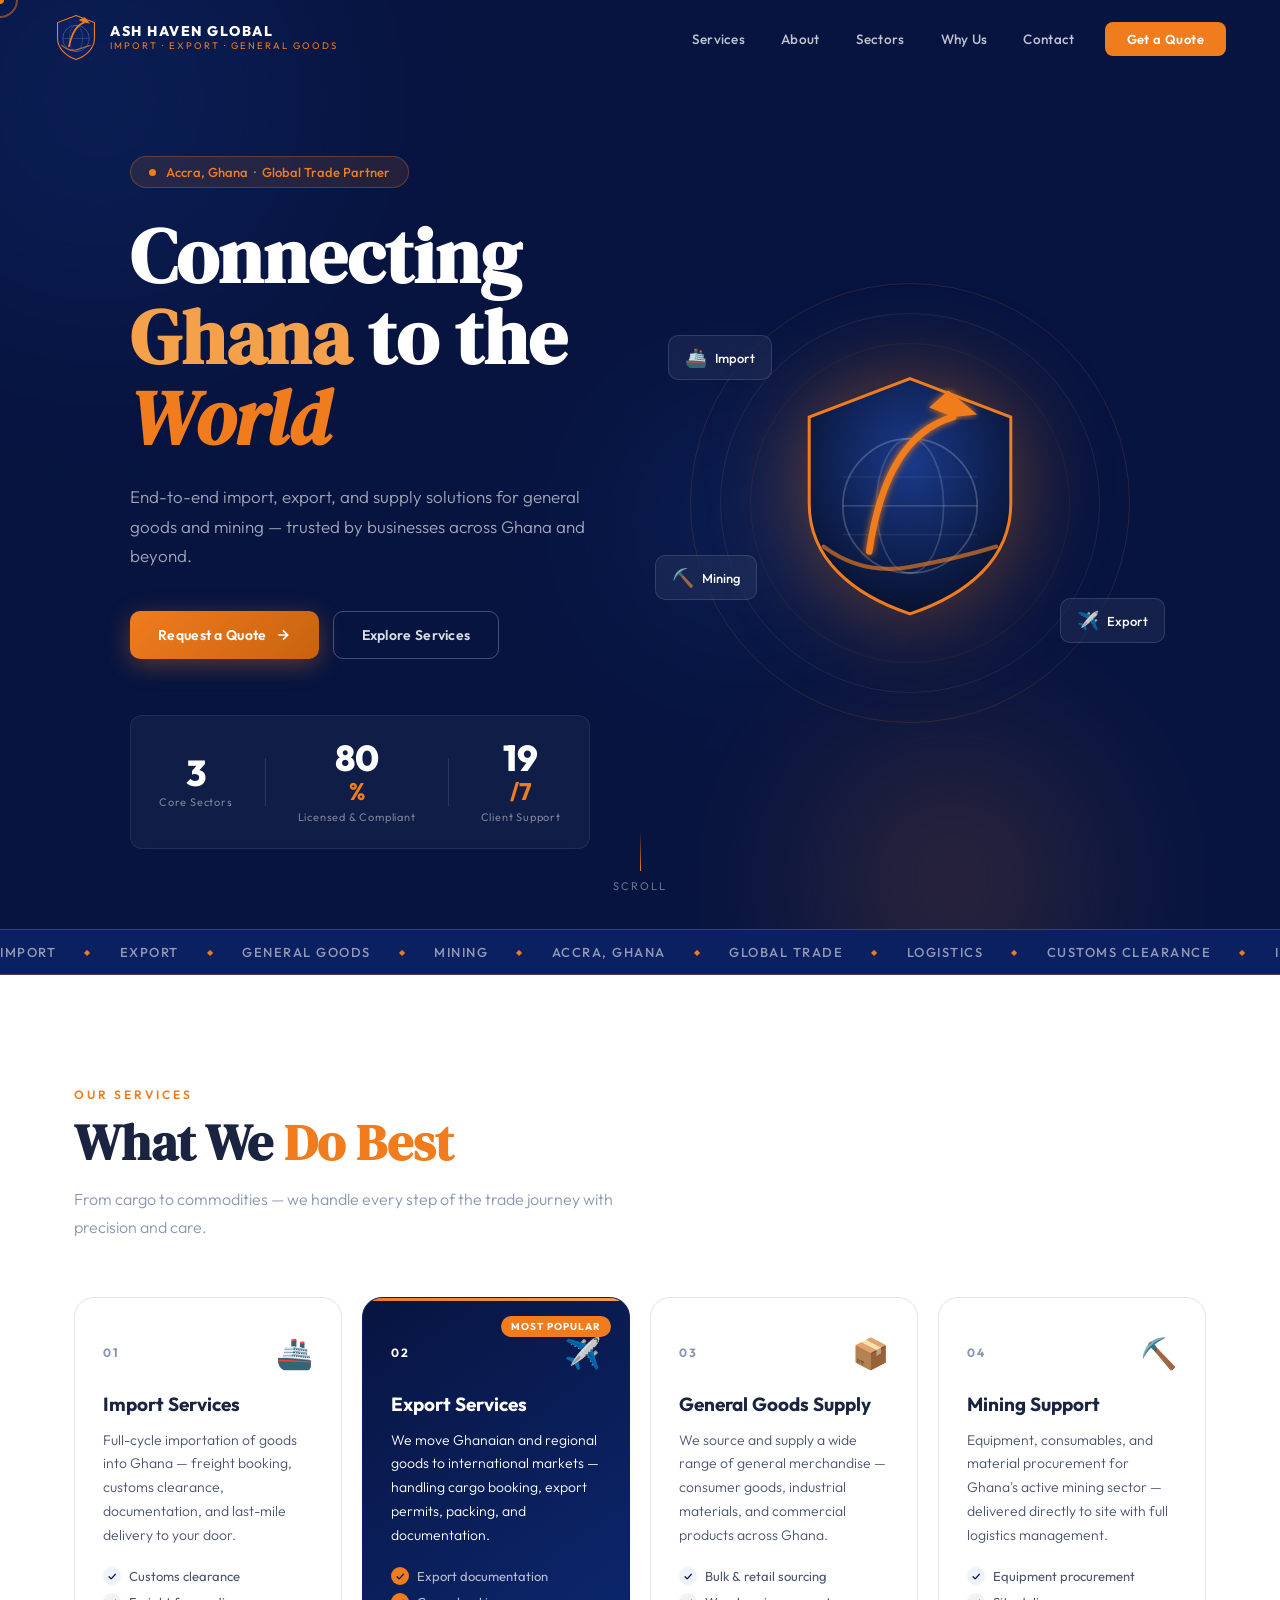
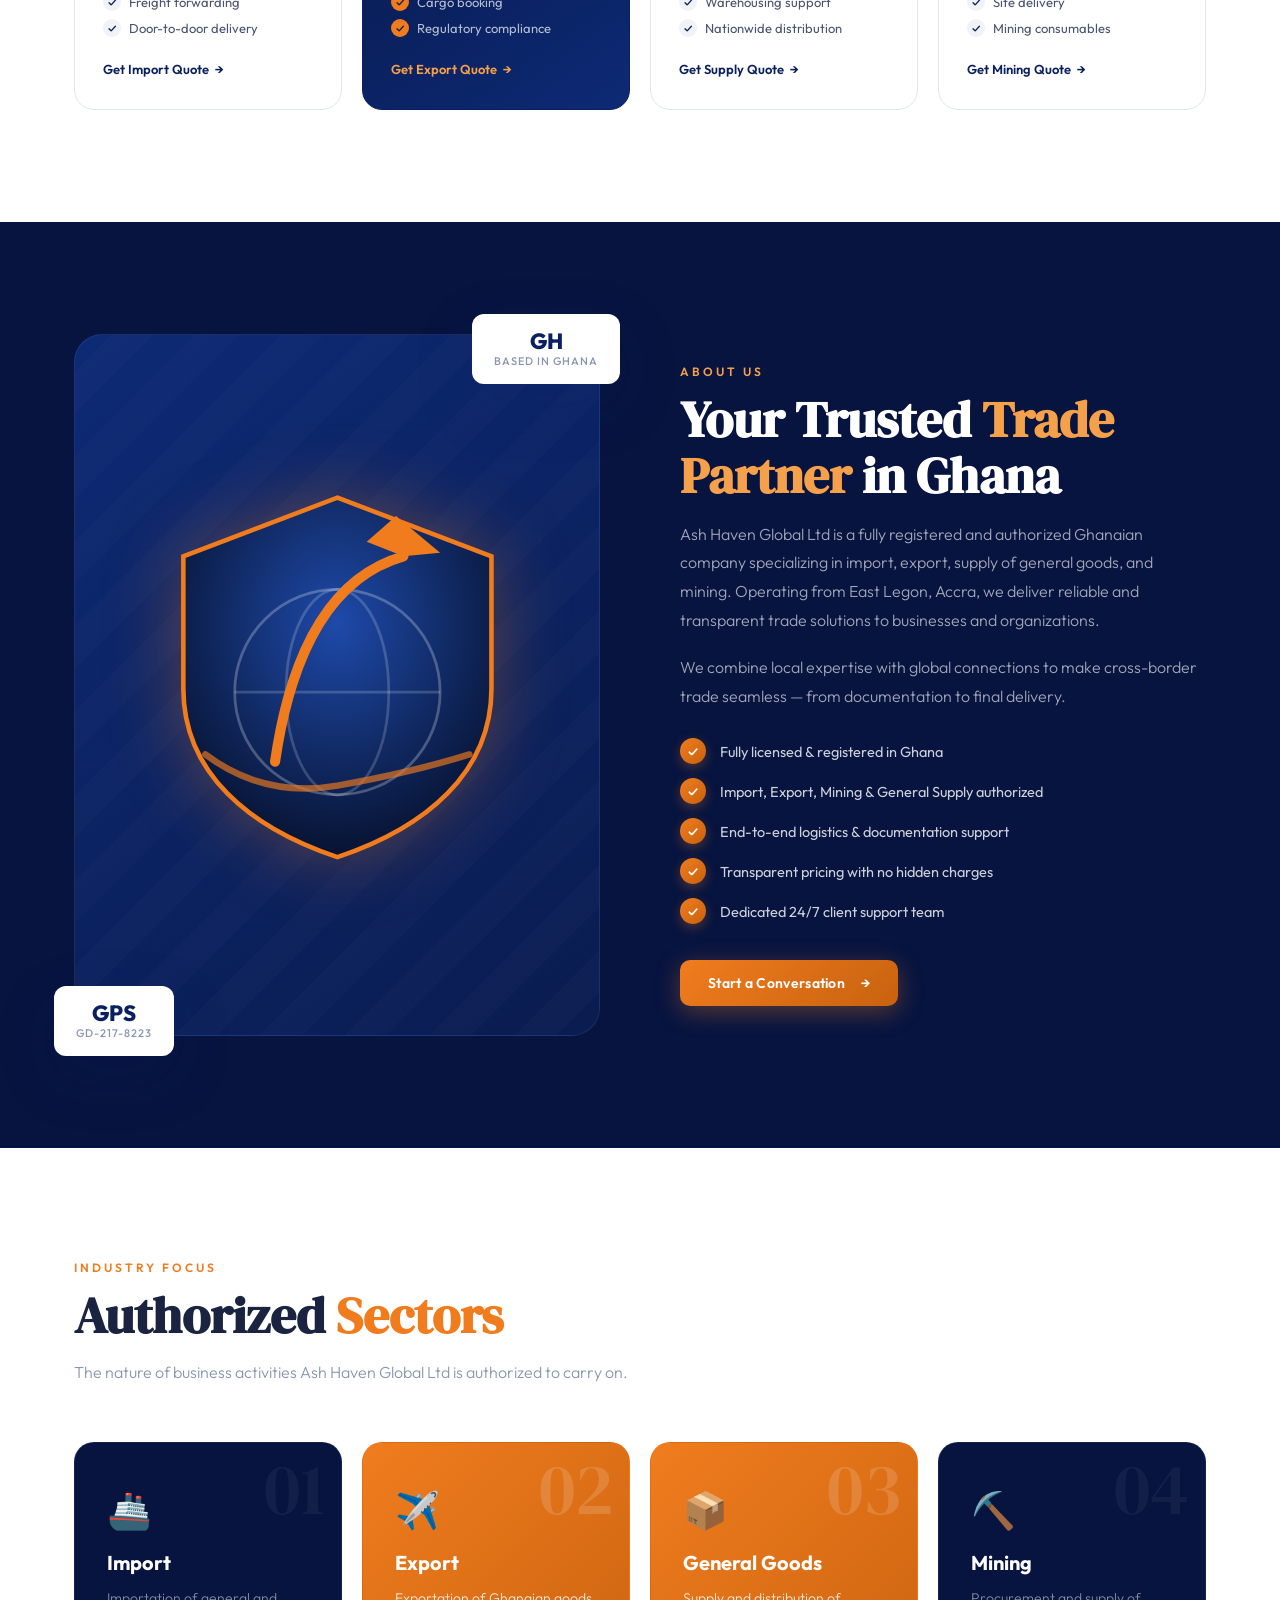
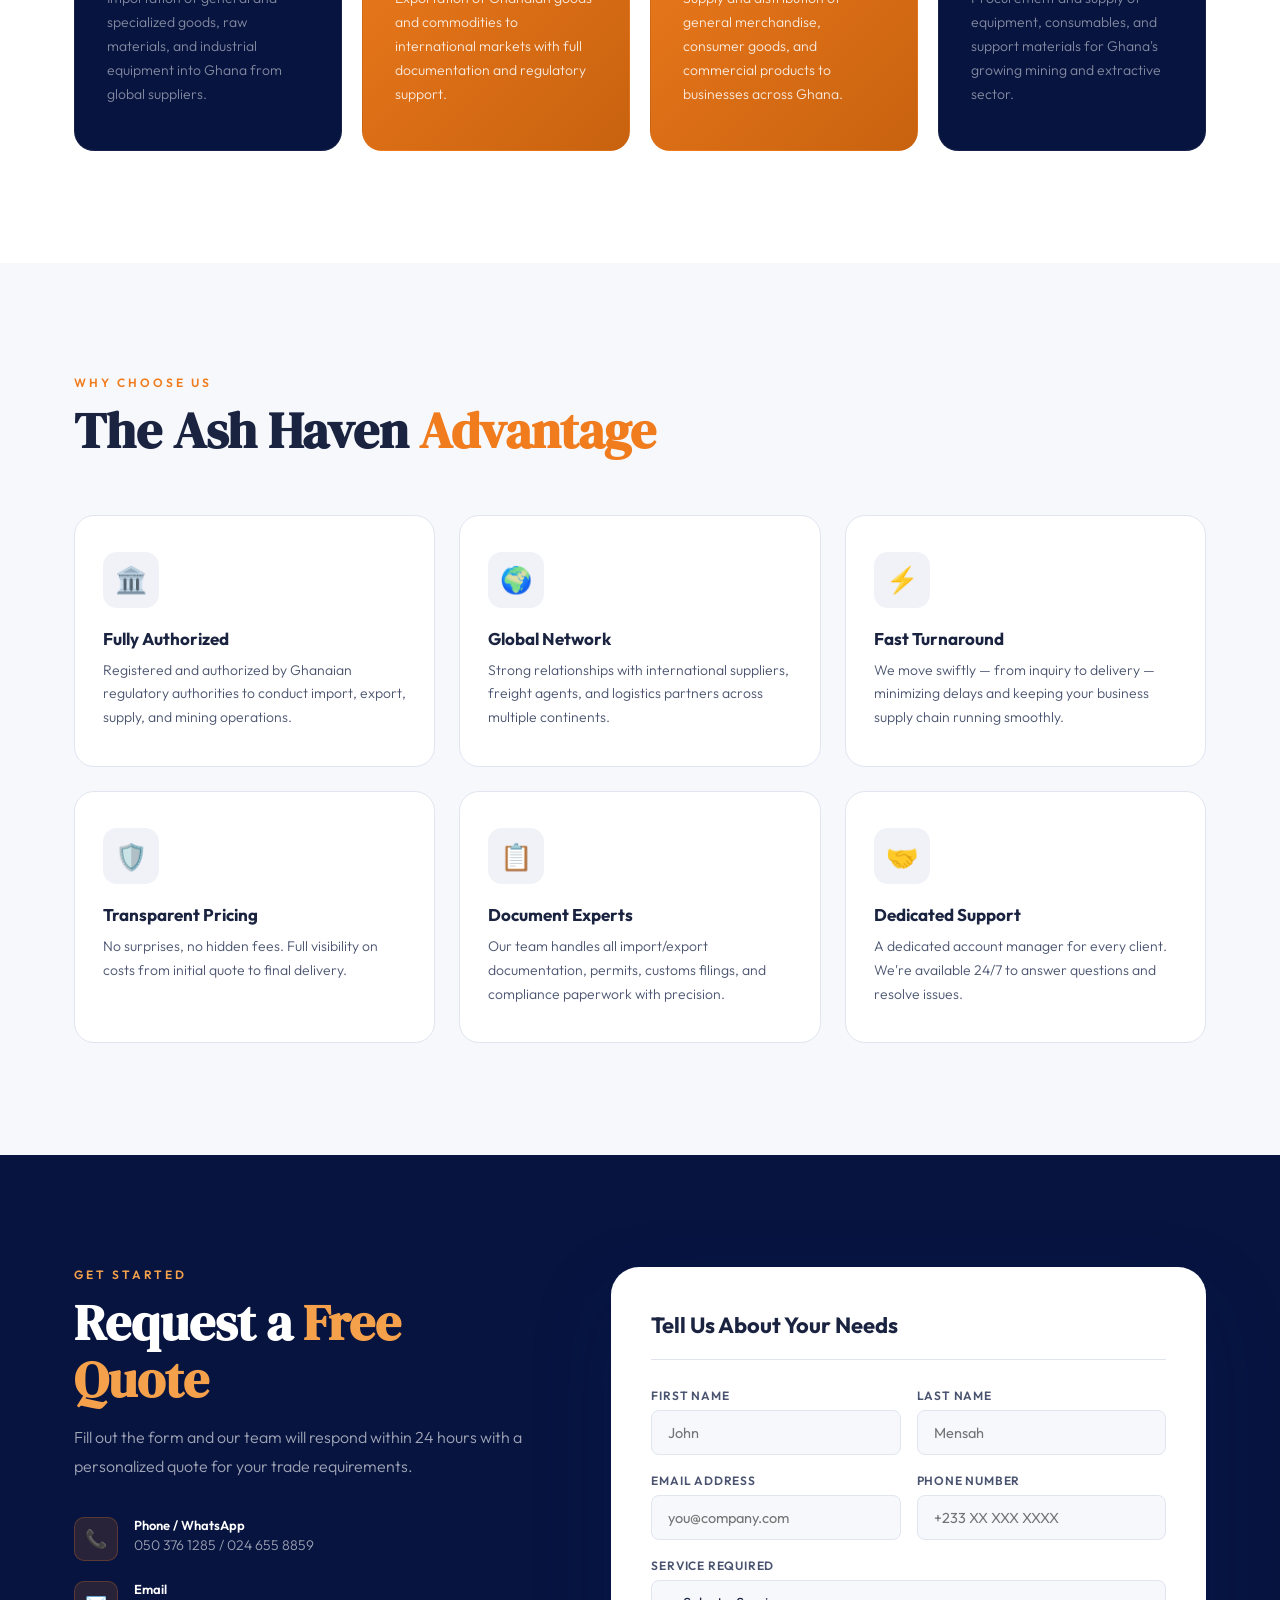
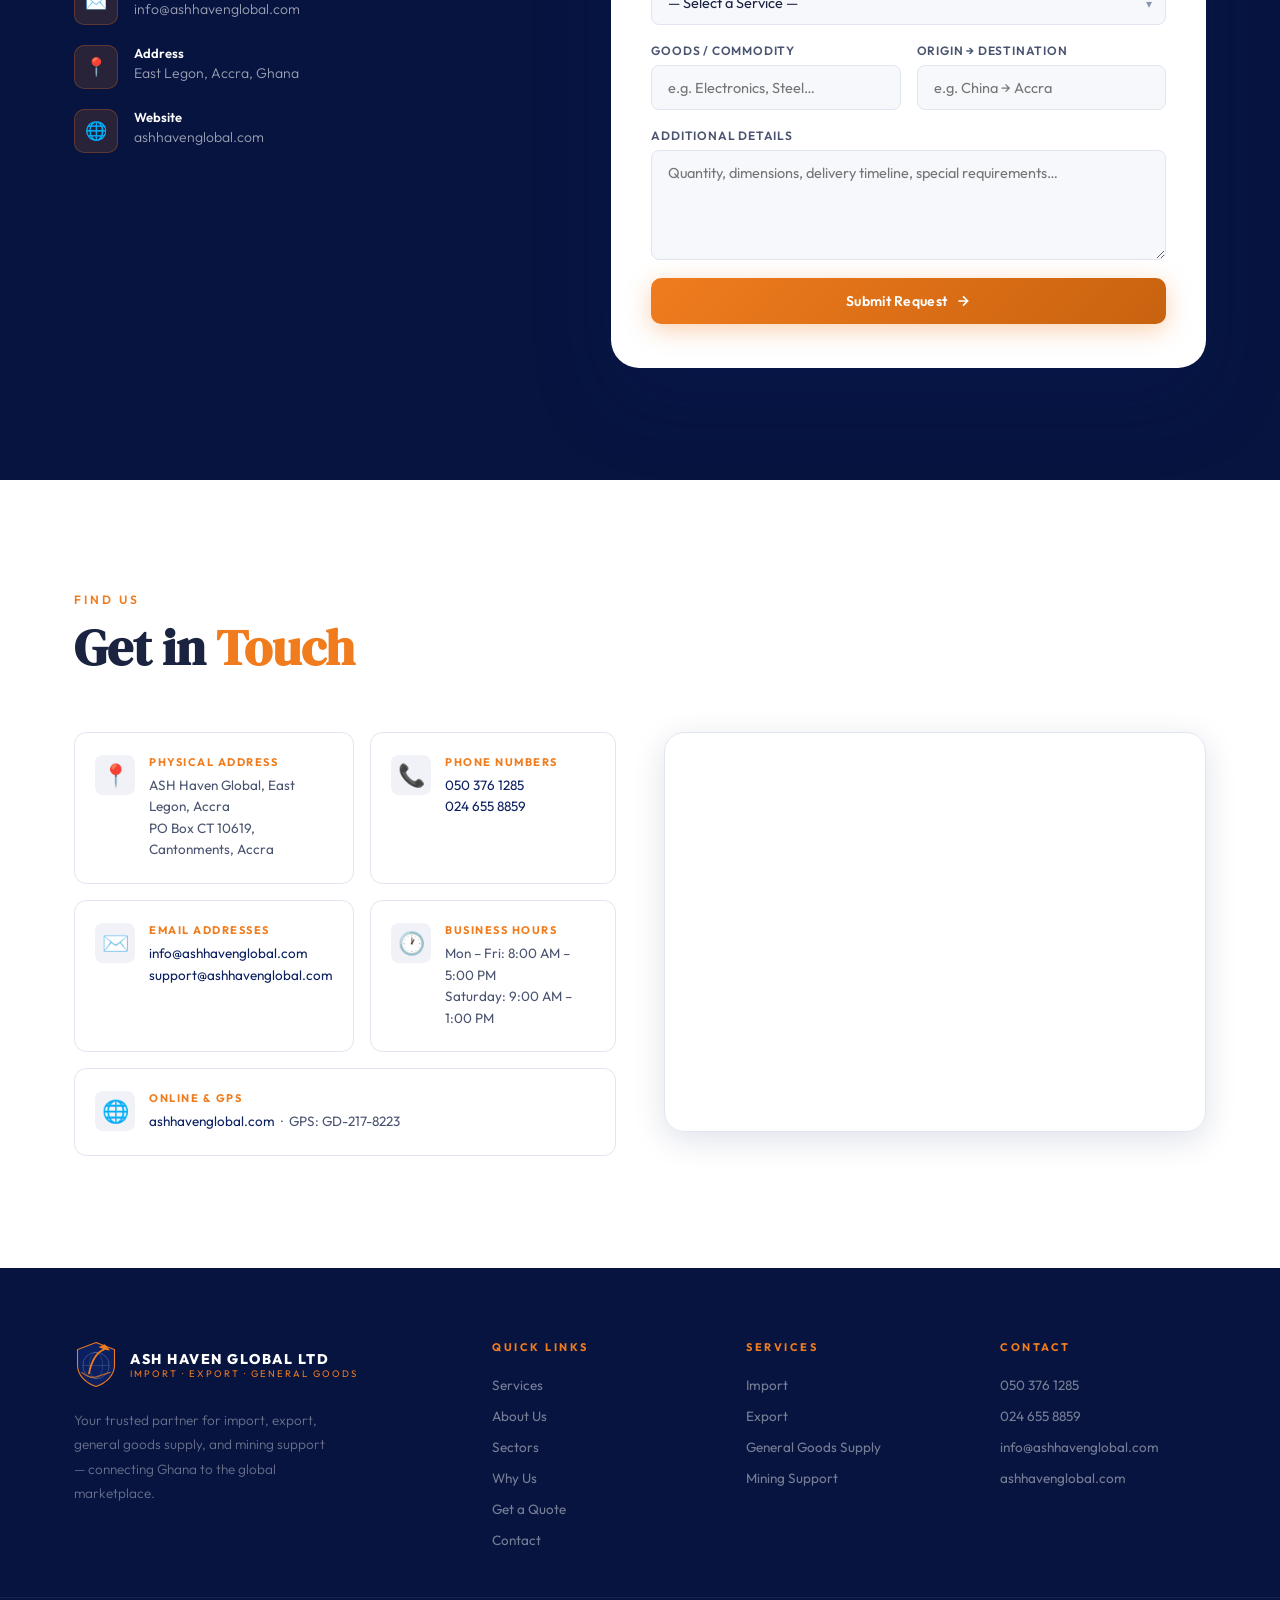
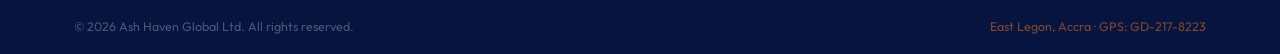
<file: index.html>
<!DOCTYPE html>
<html lang="en">
<head>
  <meta charset="UTF-8" />
  <meta name="viewport" content="width=device-width, initial-scale=1.0"/>
  <title>Ash Haven Global Ltd — Import · Export · General Goods</title>
  <link rel="preconnect" href="https://fonts.googleapis.com"/>
  <link rel="preconnect" href="https://fonts.gstatic.com" crossorigin/>
  <link href="https://fonts.googleapis.com/css2?family=Outfit:wght@300;400;500;600;700;800;900&family=DM+Serif+Display:ital@0;1&display=swap" rel="stylesheet"/>
  <link rel="stylesheet" href="style.css"/>
</head>
<body>

  <!-- PRELOADER -->
  <div id="preloader">
    <div class="preloader-inner">
      <svg class="preloader-logo" viewBox="0 0 100 110" xmlns="http://www.w3.org/2000/svg">
        <path class="shield-path" d="M50 4 L92 20 L92 56 C92 78 73 96 50 104 C27 96 8 78 8 56 L8 20 Z"/>
        <ellipse class="globe-eq" cx="50" cy="56" rx="30" ry="30"/>
        <ellipse class="globe-me" cx="50" cy="56" rx="15" ry="30"/>
        <line class="globe-line" x1="20" y1="56" x2="80" y2="56"/>
        <path class="arrow-path" d="M34 74 Q44 28 68 20"/>
        <polygon class="arrow-head" points="68,20 56,14 70,8 82,22"/>
        <path class="swash" d="M18 72 Q35 86 50 82 Q65 78 82 72"/>
      </svg>
      <div class="preloader-bar"><div class="preloader-fill"></div></div>
    </div>
  </div>

  <!-- CURSOR -->
  <div class="cursor-dot" id="cursorDot"></div>
  <div class="cursor-ring" id="cursorRing"></div>

  <!-- NAVBAR -->
  <nav id="navbar">
    <div class="nav-container">
      <a href="#hero" class="nav-brand">
        <svg class="nav-logo-svg" viewBox="0 0 100 110" xmlns="http://www.w3.org/2000/svg">
          <path d="M50 4 L92 20 L92 56 C92 78 73 96 50 104 C27 96 8 78 8 56 L8 20 Z" fill="#0b2060" stroke="#f07c1e" stroke-width="2.5"/>
          <ellipse cx="50" cy="56" rx="30" ry="30" fill="none" stroke="rgba(255,255,255,0.3)" stroke-width="1.5"/>
          <ellipse cx="50" cy="56" rx="15" ry="30" fill="none" stroke="rgba(255,255,255,0.2)" stroke-width="1.5"/>
          <line x1="20" y1="56" x2="80" y2="56" stroke="rgba(255,255,255,0.2)" stroke-width="1.5"/>
          <path d="M34 74 Q44 28 68 20" fill="none" stroke="#f07c1e" stroke-width="4" stroke-linecap="round"/>
          <polygon points="68,20 56,14 70,8 82,22" fill="#f07c1e"/>
          <path d="M18 72 Q35 86 50 82 Q65 78 82 72" fill="none" stroke="#f07c1e" stroke-width="3" stroke-linecap="round" opacity="0.7"/>
        </svg>
        <div class="brand-text">
          <span class="brand-name">ASH HAVEN GLOBAL</span>
          <span class="brand-tagline">Import · Export · General Goods</span>
        </div>
      </a>
      <ul class="nav-menu" id="navMenu">
        <li><a href="#services" class="nav-link">Services</a></li>
        <li><a href="#about" class="nav-link">About</a></li>
        <li><a href="#sectors" class="nav-link">Sectors</a></li>
        <li><a href="#why" class="nav-link">Why Us</a></li>
        <li><a href="#contact" class="nav-link">Contact</a></li>
        <li><a href="#quote" class="nav-btn">Get a Quote</a></li>
      </ul>
      <button class="hamburger" id="hamburger" aria-label="Toggle menu">
        <span></span><span></span><span></span>
      </button>
    </div>
  </nav>

  <!-- HERO -->
  <section id="hero">
    <div class="hero-bg-shapes">
      <div class="shape shape-1"></div>
      <div class="shape shape-2"></div>
      <div class="shape shape-3"></div>
      <div class="particles" id="particles"></div>
    </div>
    <div class="hero-container">
      <div class="hero-content">
        <div class="hero-pill" data-aos="fade-up" data-aos-delay="200">
          <span class="pill-dot"></span>
          Accra, Ghana &nbsp;·&nbsp; Global Trade Partner
        </div>
        <h1 class="hero-title" data-aos="fade-up" data-aos-delay="350">
          Connecting<br/>
          <span class="title-highlight">Ghana</span> to the<br/>
          <em>World</em>
        </h1>
        <p class="hero-desc" data-aos="fade-up" data-aos-delay="500">
          End-to-end import, export, and supply solutions for general goods and mining — trusted by businesses across Ghana and beyond.
        </p>
        <div class="hero-actions" data-aos="fade-up" data-aos-delay="650">
          <a href="#quote" class="btn btn-primary">
            <span>Request a Quote</span>
            <svg width="16" height="16" viewBox="0 0 24 24" fill="none" stroke="currentColor" stroke-width="2.5"><path d="M5 12h14M12 5l7 7-7 7"/></svg>
          </a>
          <a href="#services" class="btn btn-ghost">
            <span>Explore Services</span>
          </a>
        </div>
        <div class="hero-stats" data-aos="fade-up" data-aos-delay="800">
          <div class="stat">
            <strong class="stat-num" data-count="4">0</strong>
            <span class="stat-label">Core Sectors</span>
          </div>
          <div class="stat-divider"></div>
          <div class="stat">
            <strong class="stat-num" data-count="100">0</strong><strong style="font-size:1.5rem;color:var(--orange)">%</strong>
            <span class="stat-label">Licensed & Compliant</span>
          </div>
          <div class="stat-divider"></div>
          <div class="stat">
            <strong class="stat-num" data-count="24">0</strong><strong style="font-size:1.5rem;color:var(--orange)">/7</strong>
            <span class="stat-label">Client Support</span>
          </div>
        </div>
      </div>
      <div class="hero-visual" data-aos="fade-left" data-aos-delay="400">
        <div class="visual-card-wrap">
          <div class="visual-ring ring-1"></div>
          <div class="visual-ring ring-2"></div>
          <div class="visual-ring ring-3"></div>
          <div class="visual-center">
            <svg class="big-logo" viewBox="0 0 200 220" xmlns="http://www.w3.org/2000/svg">
              <defs>
                <radialGradient id="shieldGrad" cx="50%" cy="35%" r="65%">
                  <stop offset="0%" stop-color="#1a3a8a"/>
                  <stop offset="100%" stop-color="#071230"/>
                </radialGradient>
                <filter id="glow">
                  <feGaussianBlur stdDeviation="3" result="coloredBlur"/>
                  <feMerge><feMergeNode in="coloredBlur"/><feMergeNode in="SourceGraphic"/></feMerge>
                </filter>
              </defs>
              <path d="M100 8 L184 40 L184 112 C184 158 148 188 100 204 C52 188 16 158 16 112 L16 40 Z" fill="url(#shieldGrad)" stroke="#f07c1e" stroke-width="2.5"/>
              <ellipse cx="100" cy="114" rx="56" ry="56" fill="none" stroke="rgba(255,255,255,0.2)" stroke-width="1.5"/>
              <ellipse cx="100" cy="114" rx="28" ry="56" fill="none" stroke="rgba(255,255,255,0.15)" stroke-width="1.5"/>
              <line x1="44" y1="114" x2="156" y2="114" stroke="rgba(255,255,255,0.15)" stroke-width="1.5"/>
              <line x1="44" y1="90" x2="156" y2="90" stroke="rgba(255,255,255,0.08)" stroke-width="1"/>
              <line x1="44" y1="138" x2="156" y2="138" stroke="rgba(255,255,255,0.08)" stroke-width="1"/>
              <path d="M66 152 Q80 56 136 40" fill="none" stroke="#f07c1e" stroke-width="5.5" stroke-linecap="round" filter="url(#glow)"/>
              <polygon points="136,40 116,32 132,18 156,38" fill="#f07c1e" filter="url(#glow)"/>
              <path d="M28 148 Q60 172 100 165 Q140 158 172 148" fill="none" stroke="#f07c1e" stroke-width="3.5" stroke-linecap="round" opacity="0.65"/>
            </svg>
          </div>
          <!-- Floating badges -->
          <div class="float-badge badge-import">
            <span class="badge-icon">🚢</span>
            <span>Import</span>
          </div>
          <div class="float-badge badge-export">
            <span class="badge-icon">✈️</span>
            <span>Export</span>
          </div>
          <div class="float-badge badge-mining">
            <span class="badge-icon">⛏️</span>
            <span>Mining</span>
          </div>
        </div>
      </div>
    </div>
    <div class="scroll-indicator">
      <div class="scroll-line"></div>
      <span>Scroll</span>
    </div>
  </section>

  <!-- TICKER -->
  <div class="ticker-wrap">
    <div class="ticker-track">
      <span>Import</span><span class="sep">◆</span>
      <span>Export</span><span class="sep">◆</span>
      <span>General Goods</span><span class="sep">◆</span>
      <span>Mining</span><span class="sep">◆</span>
      <span>Accra, Ghana</span><span class="sep">◆</span>
      <span>Global Trade</span><span class="sep">◆</span>
      <span>Logistics</span><span class="sep">◆</span>
      <span>Customs Clearance</span><span class="sep">◆</span>
      <span>Import</span><span class="sep">◆</span>
      <span>Export</span><span class="sep">◆</span>
      <span>General Goods</span><span class="sep">◆</span>
      <span>Mining</span><span class="sep">◆</span>
      <span>Accra, Ghana</span><span class="sep">◆</span>
      <span>Global Trade</span><span class="sep">◆</span>
      <span>Logistics</span><span class="sep">◆</span>
      <span>Customs Clearance</span><span class="sep">◆</span>
    </div>
  </div>

  <!-- SERVICES -->
  <section id="services" class="section">
    <div class="container">
      <div class="section-label" data-aos="fade-up">Our Services</div>
      <h2 class="section-title" data-aos="fade-up" data-aos-delay="100">
        What We <span>Do Best</span>
      </h2>
      <p class="section-sub" data-aos="fade-up" data-aos-delay="200">
        From cargo to commodities — we handle every step of the trade journey with precision and care.
      </p>
      <div class="services-grid">
        <div class="service-card" data-aos="fade-up" data-aos-delay="100">
          <div class="service-card-top">
            <div class="service-num">01</div>
            <div class="service-icon-wrap">🚢</div>
          </div>
          <h3 class="service-name">Import Services</h3>
          <p class="service-desc">Full-cycle importation of goods into Ghana — freight booking, customs clearance, documentation, and last-mile delivery to your door.</p>
          <ul class="service-features">
            <li>Customs clearance</li>
            <li>Freight forwarding</li>
            <li>Door-to-door delivery</li>
          </ul>
          <a href="#quote" class="service-cta">Get Import Quote <span>→</span></a>
        </div>
        <div class="service-card featured" data-aos="fade-up" data-aos-delay="200">
          <div class="featured-tag">Most Popular</div>
          <div class="service-card-top">
            <div class="service-num">02</div>
            <div class="service-icon-wrap">✈️</div>
          </div>
          <h3 class="service-name">Export Services</h3>
          <p class="service-desc">We move Ghanaian and regional goods to international markets — handling cargo booking, export permits, packing, and documentation.</p>
          <ul class="service-features">
            <li>Export documentation</li>
            <li>Cargo booking</li>
            <li>Regulatory compliance</li>
          </ul>
          <a href="#quote" class="service-cta">Get Export Quote <span>→</span></a>
        </div>
        <div class="service-card" data-aos="fade-up" data-aos-delay="300">
          <div class="service-card-top">
            <div class="service-num">03</div>
            <div class="service-icon-wrap">📦</div>
          </div>
          <h3 class="service-name">General Goods Supply</h3>
          <p class="service-desc">We source and supply a wide range of general merchandise — consumer goods, industrial materials, and commercial products across Ghana.</p>
          <ul class="service-features">
            <li>Bulk & retail sourcing</li>
            <li>Warehousing support</li>
            <li>Nationwide distribution</li>
          </ul>
          <a href="#quote" class="service-cta">Get Supply Quote <span>→</span></a>
        </div>
        <div class="service-card" data-aos="fade-up" data-aos-delay="400">
          <div class="service-card-top">
            <div class="service-num">04</div>
            <div class="service-icon-wrap">⛏️</div>
          </div>
          <h3 class="service-name">Mining Support</h3>
          <p class="service-desc">Equipment, consumables, and material procurement for Ghana's active mining sector — delivered directly to site with full logistics management.</p>
          <ul class="service-features">
            <li>Equipment procurement</li>
            <li>Site delivery</li>
            <li>Mining consumables</li>
          </ul>
          <a href="#quote" class="service-cta">Get Mining Quote <span>→</span></a>
        </div>
      </div>
    </div>
  </section>

  <!-- ABOUT -->
  <section id="about" class="section section-dark">
    <div class="container">
      <div class="about-grid">
        <div class="about-left" data-aos="fade-right">
          <div class="about-img-block">
            <div class="about-card-stat">
              <strong>GH</strong>
              <span>Based in Ghana</span>
            </div>
            <div class="about-card-stat stat-bottom">
              <strong>GPS</strong>
              <span>GD-217-8223</span>
            </div>
            <div class="about-logo-frame">
              <svg viewBox="0 0 200 220" xmlns="http://www.w3.org/2000/svg">
                <defs>
                  <radialGradient id="sg2" cx="50%" cy="35%" r="65%">
                    <stop offset="0%" stop-color="#1e4aaa"/>
                    <stop offset="100%" stop-color="#071230"/>
                  </radialGradient>
                </defs>
                <path d="M100 8 L184 40 L184 112 C184 158 148 188 100 204 C52 188 16 158 16 112 L16 40 Z" fill="url(#sg2)" stroke="#f07c1e" stroke-width="2.5"/>
                <ellipse cx="100" cy="114" rx="56" ry="56" fill="none" stroke="rgba(255,255,255,0.25)" stroke-width="1.5"/>
                <ellipse cx="100" cy="114" rx="28" ry="56" fill="none" stroke="rgba(255,255,255,0.18)" stroke-width="1.5"/>
                <line x1="44" y1="114" x2="156" y2="114" stroke="rgba(255,255,255,0.18)" stroke-width="1.5"/>
                <path d="M66 152 Q80 56 136 40" fill="none" stroke="#f07c1e" stroke-width="5.5" stroke-linecap="round"/>
                <polygon points="136,40 116,32 132,18 156,38" fill="#f07c1e"/>
                <path d="M28 148 Q60 172 100 165 Q140 158 172 148" fill="none" stroke="#f07c1e" stroke-width="3.5" stroke-linecap="round" opacity="0.65"/>
              </svg>
            </div>
          </div>
        </div>
        <div class="about-right" data-aos="fade-left">
          <div class="section-label light">About Us</div>
          <h2 class="section-title light">Your Trusted <span>Trade Partner</span> in Ghana</h2>
          <p class="about-para">Ash Haven Global Ltd is a fully registered and authorized Ghanaian company specializing in import, export, supply of general goods, and mining. Operating from East Legon, Accra, we deliver reliable and transparent trade solutions to businesses and organizations.</p>
          <p class="about-para">We combine local expertise with global connections to make cross-border trade seamless — from documentation to final delivery.</p>
          <div class="about-checks">
            <div class="check-item"><div class="check-icon">✓</div><span>Fully licensed & registered in Ghana</span></div>
            <div class="check-item"><div class="check-icon">✓</div><span>Import, Export, Mining & General Supply authorized</span></div>
            <div class="check-item"><div class="check-icon">✓</div><span>End-to-end logistics & documentation support</span></div>
            <div class="check-item"><div class="check-icon">✓</div><span>Transparent pricing with no hidden charges</span></div>
            <div class="check-item"><div class="check-icon">✓</div><span>Dedicated 24/7 client support team</span></div>
          </div>
          <a href="#quote" class="btn btn-primary mt-btn">Start a Conversation <span style="margin-left:8px">→</span></a>
        </div>
      </div>
    </div>
  </section>

  <!-- SECTORS -->
  <section id="sectors" class="section">
    <div class="container">
      <div class="section-label" data-aos="fade-up">Industry Focus</div>
      <h2 class="section-title" data-aos="fade-up" data-aos-delay="100">Authorized <span>Sectors</span></h2>
      <p class="section-sub" data-aos="fade-up" data-aos-delay="200">The nature of business activities Ash Haven Global Ltd is authorized to carry on.</p>
      <div class="sectors-grid">
        <div class="sector-card" data-aos="zoom-in" data-aos-delay="100">
          <div class="sector-bg"></div>
          <div class="sector-num-big">01</div>
          <div class="sector-emoji">🚢</div>
          <h3>Import</h3>
          <p>Importation of general and specialized goods, raw materials, and industrial equipment into Ghana from global suppliers.</p>
        </div>
        <div class="sector-card orange" data-aos="zoom-in" data-aos-delay="200">
          <div class="sector-bg"></div>
          <div class="sector-num-big">02</div>
          <div class="sector-emoji">✈️</div>
          <h3>Export</h3>
          <p>Exportation of Ghanaian goods and commodities to international markets with full documentation and regulatory support.</p>
        </div>
        <div class="sector-card orange" data-aos="zoom-in" data-aos-delay="300">
          <div class="sector-bg"></div>
          <div class="sector-num-big">03</div>
          <div class="sector-emoji">📦</div>
          <h3>General Goods</h3>
          <p>Supply and distribution of general merchandise, consumer goods, and commercial products to businesses across Ghana.</p>
        </div>
        <div class="sector-card" data-aos="zoom-in" data-aos-delay="400">
          <div class="sector-bg"></div>
          <div class="sector-num-big">04</div>
          <div class="sector-emoji">⛏️</div>
          <h3>Mining</h3>
          <p>Procurement and supply of equipment, consumables, and support materials for Ghana's growing mining and extractive sector.</p>
        </div>
      </div>
    </div>
  </section>

  <!-- WHY US -->
  <section id="why" class="section section-alt">
    <div class="container">
      <div class="section-label" data-aos="fade-up">Why Choose Us</div>
      <h2 class="section-title" data-aos="fade-up" data-aos-delay="100">The Ash Haven <span>Advantage</span></h2>
      <div class="why-grid">
        <div class="why-card" data-aos="fade-up" data-aos-delay="100">
          <div class="why-icon-wrap">🏛️</div>
          <h4>Fully Authorized</h4>
          <p>Registered and authorized by Ghanaian regulatory authorities to conduct import, export, supply, and mining operations.</p>
        </div>
        <div class="why-card" data-aos="fade-up" data-aos-delay="200">
          <div class="why-icon-wrap">🌍</div>
          <h4>Global Network</h4>
          <p>Strong relationships with international suppliers, freight agents, and logistics partners across multiple continents.</p>
        </div>
        <div class="why-card" data-aos="fade-up" data-aos-delay="300">
          <div class="why-icon-wrap">⚡</div>
          <h4>Fast Turnaround</h4>
          <p>We move swiftly — from inquiry to delivery — minimizing delays and keeping your business supply chain running smoothly.</p>
        </div>
        <div class="why-card" data-aos="fade-up" data-aos-delay="400">
          <div class="why-icon-wrap">🛡️</div>
          <h4>Transparent Pricing</h4>
          <p>No surprises, no hidden fees. Full visibility on costs from initial quote to final delivery.</p>
        </div>
        <div class="why-card" data-aos="fade-up" data-aos-delay="500">
          <div class="why-icon-wrap">📋</div>
          <h4>Document Experts</h4>
          <p>Our team handles all import/export documentation, permits, customs filings, and compliance paperwork with precision.</p>
        </div>
        <div class="why-card" data-aos="fade-up" data-aos-delay="600">
          <div class="why-icon-wrap">🤝</div>
          <h4>Dedicated Support</h4>
          <p>A dedicated account manager for every client. We're available 24/7 to answer questions and resolve issues.</p>
        </div>
      </div>
    </div>
  </section>

  <!-- QUOTE FORM -->
  <section id="quote" class="section section-dark">
    <div class="container">
      <div class="quote-grid">
        <div class="quote-info" data-aos="fade-right">
          <div class="section-label light">Get Started</div>
          <h2 class="section-title light">Request a <span>Free Quote</span></h2>
          <p class="about-para">Fill out the form and our team will respond within 24 hours with a personalized quote for your trade requirements.</p>
          <div class="contact-list">
            <div class="contact-row">
              <div class="contact-icon-box">📞</div>
              <div>
                <strong>Phone / WhatsApp</strong>
                <span>050 376 1285 / 024 655 8859</span>
              </div>
            </div>
            <div class="contact-row">
              <div class="contact-icon-box">✉️</div>
              <div>
                <strong>Email</strong>
                <span>info@ashhavenglobal.com</span>
              </div>
            </div>
            <div class="contact-row">
              <div class="contact-icon-box">📍</div>
              <div>
                <strong>Address</strong>
                <span>East Legon, Accra, Ghana</span>
              </div>
            </div>
            <div class="contact-row">
              <div class="contact-icon-box">🌐</div>
              <div>
                <strong>Website</strong>
                <span>ashhavenglobal.com</span>
              </div>
            </div>
          </div>
        </div>
        <div class="quote-form-wrap" data-aos="fade-left">
          <div class="form-card">
            <h3 class="form-title">Tell Us About Your Needs</h3>
            <div id="formSuccess" class="form-success hidden">
              <div class="success-icon">✅</div>
              <strong>Quote Request Sent!</strong>
              <p>Thank you! Our team will be in touch within 24 hours.</p>
            </div>
            <div id="quoteForm">
              <div class="form-row-2">
                <div class="form-group">
                  <label>First Name</label>
                  <input type="text" id="fname" placeholder="John" required/>
                  <span class="field-error" id="fnameErr"></span>
                </div>
                <div class="form-group">
                  <label>Last Name</label>
                  <input type="text" id="lname" placeholder="Mensah" required/>
                  <span class="field-error" id="lnameErr"></span>
                </div>
              </div>
              <div class="form-row-2">
                <div class="form-group">
                  <label>Email Address</label>
                  <input type="email" id="email" placeholder="you@company.com" required/>
                  <span class="field-error" id="emailErr"></span>
                </div>
                <div class="form-group">
                  <label>Phone Number</label>
                  <input type="tel" id="phone" placeholder="+233 XX XXX XXXX"/>
                </div>
              </div>
              <div class="form-group">
                <label>Service Required</label>
                <div class="select-wrap">
                  <select id="service">
                    <option value="">— Select a Service —</option>
                    <option>Import</option>
                    <option>Export</option>
                    <option>General Goods Supply</option>
                    <option>Mining Supplies</option>
                    <option>Other</option>
                  </select>
                  <span class="select-arrow">▾</span>
                </div>
                <span class="field-error" id="serviceErr"></span>
              </div>
              <div class="form-row-2">
                <div class="form-group">
                  <label>Goods / Commodity</label>
                  <input type="text" id="goods" placeholder="e.g. Electronics, Steel…"/>
                </div>
                <div class="form-group">
                  <label>Origin → Destination</label>
                  <input type="text" id="route" placeholder="e.g. China → Accra"/>
                </div>
              </div>
              <div class="form-group">
                <label>Additional Details</label>
                <textarea id="details" rows="4" placeholder="Quantity, dimensions, delivery timeline, special requirements…"></textarea>
              </div>
              <button class="btn btn-primary btn-full" id="submitBtn" onclick="handleFormSubmit(event)">
                <span id="btnText">Submit Request</span>
                <div class="btn-spinner hidden" id="btnSpinner"></div>
                <svg width="16" height="16" viewBox="0 0 24 24" fill="none" stroke="currentColor" stroke-width="2.5" id="btnArrow"><path d="M5 12h14M12 5l7 7-7 7"/></svg>
              </button>
            </div>
          </div>
        </div>
      </div>
    </div>
  </section>

  <!-- CONTACT -->
  <section id="contact" class="section">
    <div class="container">
      <div class="section-label" data-aos="fade-up">Find Us</div>
      <h2 class="section-title" data-aos="fade-up" data-aos-delay="100">Get in <span>Touch</span></h2>
      <div class="contact-grid">
        <div class="contact-details-grid" data-aos="fade-right">
          <div class="contact-detail-card">
            <div class="cdc-icon">📍</div>
            <div>
              <h4>Physical Address</h4>
              <p>ASH Haven Global, East Legon, Accra<br/>PO Box CT 10619, Cantonments, Accra</p>
            </div>
          </div>
          <div class="contact-detail-card">
            <div class="cdc-icon">📞</div>
            <div>
              <h4>Phone Numbers</h4>
              <p><a href="tel:+233503761285">050 376 1285</a><br/><a href="tel:+233246558859">024 655 8859</a></p>
            </div>
          </div>
          <div class="contact-detail-card">
            <div class="cdc-icon">✉️</div>
            <div>
              <h4>Email Addresses</h4>
              <p><a href="mailto:info@ashhavenglobal.com">info@ashhavenglobal.com</a><br/><a href="mailto:support@ashhavenglobal.com">support@ashhavenglobal.com</a></p>
            </div>
          </div>
          <div class="contact-detail-card">
            <div class="cdc-icon">🕐</div>
            <div>
              <h4>Business Hours</h4>
              <p>Mon – Fri: 8:00 AM – 5:00 PM<br/>Saturday: 9:00 AM – 1:00 PM</p>
            </div>
          </div>
          <div class="contact-detail-card full-width">
            <div class="cdc-icon">🌐</div>
            <div>
              <h4>Online & GPS</h4>
              <p><a href="https://ashhavenglobal.com" target="_blank">ashhavenglobal.com</a> &nbsp;·&nbsp; GPS: GD-217-8223</p>
            </div>
          </div>
        </div>
        <div class="contact-map-wrap" data-aos="fade-left">
          <div class="map-frame">
            <iframe
              src="https://www.google.com/maps/embed?pb=!1m18!1m12!1m3!1d15879.948!2d-0.166!3d5.636!2m3!1f0!2f0!3f0!3m2!1i1024!2i768!4f13.1!3m3!1m2!1s0xfdf9084b2d34a333%3A0xbed14ed8650e2dd3!2sEast%20Legon%2C%20Accra%2C%20Ghana!5e0!3m2!1sen!2sgh!4v1620000000000!5m2!1sen!2sgh"
              allowfullscreen="" loading="lazy">
            </iframe>
          </div>
        </div>
      </div>
    </div>
  </section>

  <!-- FOOTER -->
  <footer id="footer">
    <div class="footer-top">
      <div class="container footer-inner">
        <div class="footer-brand-col">
          <a href="#hero" class="footer-logo">
            <svg width="44" height="50" viewBox="0 0 100 110" xmlns="http://www.w3.org/2000/svg">
              <path d="M50 4 L92 20 L92 56 C92 78 73 96 50 104 C27 96 8 78 8 56 L8 20 Z" fill="#0b2060" stroke="#f07c1e" stroke-width="2.5"/>
              <ellipse cx="50" cy="56" rx="30" ry="30" fill="none" stroke="rgba(255,255,255,0.3)" stroke-width="1.5"/>
              <ellipse cx="50" cy="56" rx="15" ry="30" fill="none" stroke="rgba(255,255,255,0.2)" stroke-width="1.5"/>
              <line x1="20" y1="56" x2="80" y2="56" stroke="rgba(255,255,255,0.2)" stroke-width="1.5"/>
              <path d="M34 74 Q44 28 68 20" fill="none" stroke="#f07c1e" stroke-width="4" stroke-linecap="round"/>
              <polygon points="68,20 56,14 70,8 82,22" fill="#f07c1e"/>
              <path d="M18 72 Q35 86 50 82 Q65 78 82 72" fill="none" stroke="#f07c1e" stroke-width="3" stroke-linecap="round" opacity="0.7"/>
            </svg>
            <div class="brand-text">
              <span class="brand-name">ASH HAVEN GLOBAL LTD</span>
              <span class="brand-tagline">Import · Export · General Goods</span>
            </div>
          </a>
          <p class="footer-desc">Your trusted partner for import, export, general goods supply, and mining support — connecting Ghana to the global marketplace.</p>
        </div>
        <div class="footer-col">
          <h5>Quick Links</h5>
          <ul>
            <li><a href="#services">Services</a></li>
            <li><a href="#about">About Us</a></li>
            <li><a href="#sectors">Sectors</a></li>
            <li><a href="#why">Why Us</a></li>
            <li><a href="#quote">Get a Quote</a></li>
            <li><a href="#contact">Contact</a></li>
          </ul>
        </div>
        <div class="footer-col">
          <h5>Services</h5>
          <ul>
            <li><a href="#services">Import</a></li>
            <li><a href="#services">Export</a></li>
            <li><a href="#services">General Goods Supply</a></li>
            <li><a href="#services">Mining Support</a></li>
          </ul>
        </div>
        <div class="footer-col">
          <h5>Contact</h5>
          <ul>
            <li><a href="tel:+233503761285">050 376 1285</a></li>
            <li><a href="tel:+233246558859">024 655 8859</a></li>
            <li><a href="mailto:info@ashhavenglobal.com">info@ashhavenglobal.com</a></li>
            <li><a href="https://ashhavenglobal.com" target="_blank">ashhavenglobal.com</a></li>
          </ul>
        </div>
      </div>
    </div>
    <div class="footer-bottom">
      <div class="container footer-bottom-inner">
        <p>© 2024 Ash Haven Global Ltd. All rights reserved.</p>
        <p>East Legon, Accra · GPS: GD-217-8223</p>
      </div>
    </div>
    <button class="back-to-top" id="backToTop" aria-label="Back to top">↑</button>
  </footer>

  <script src="script.js"></script>
</body>
</html>
</file>
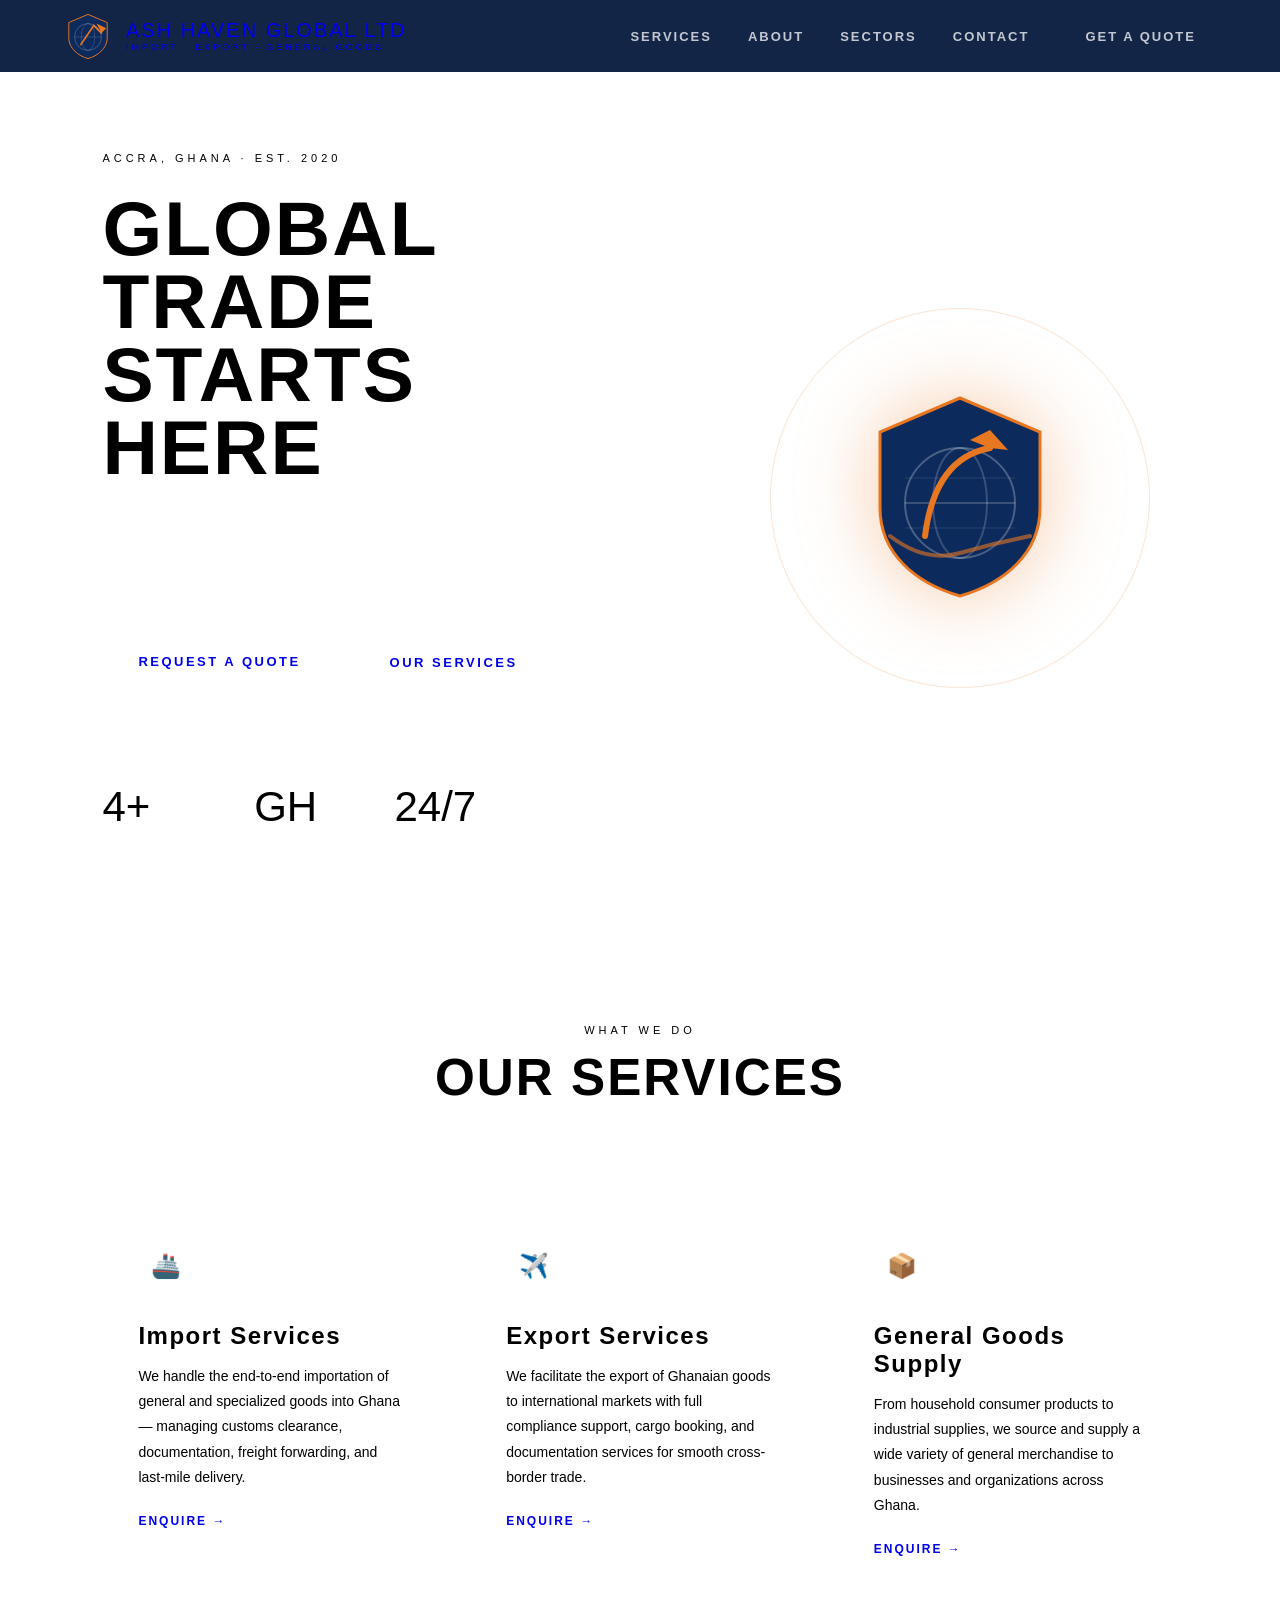
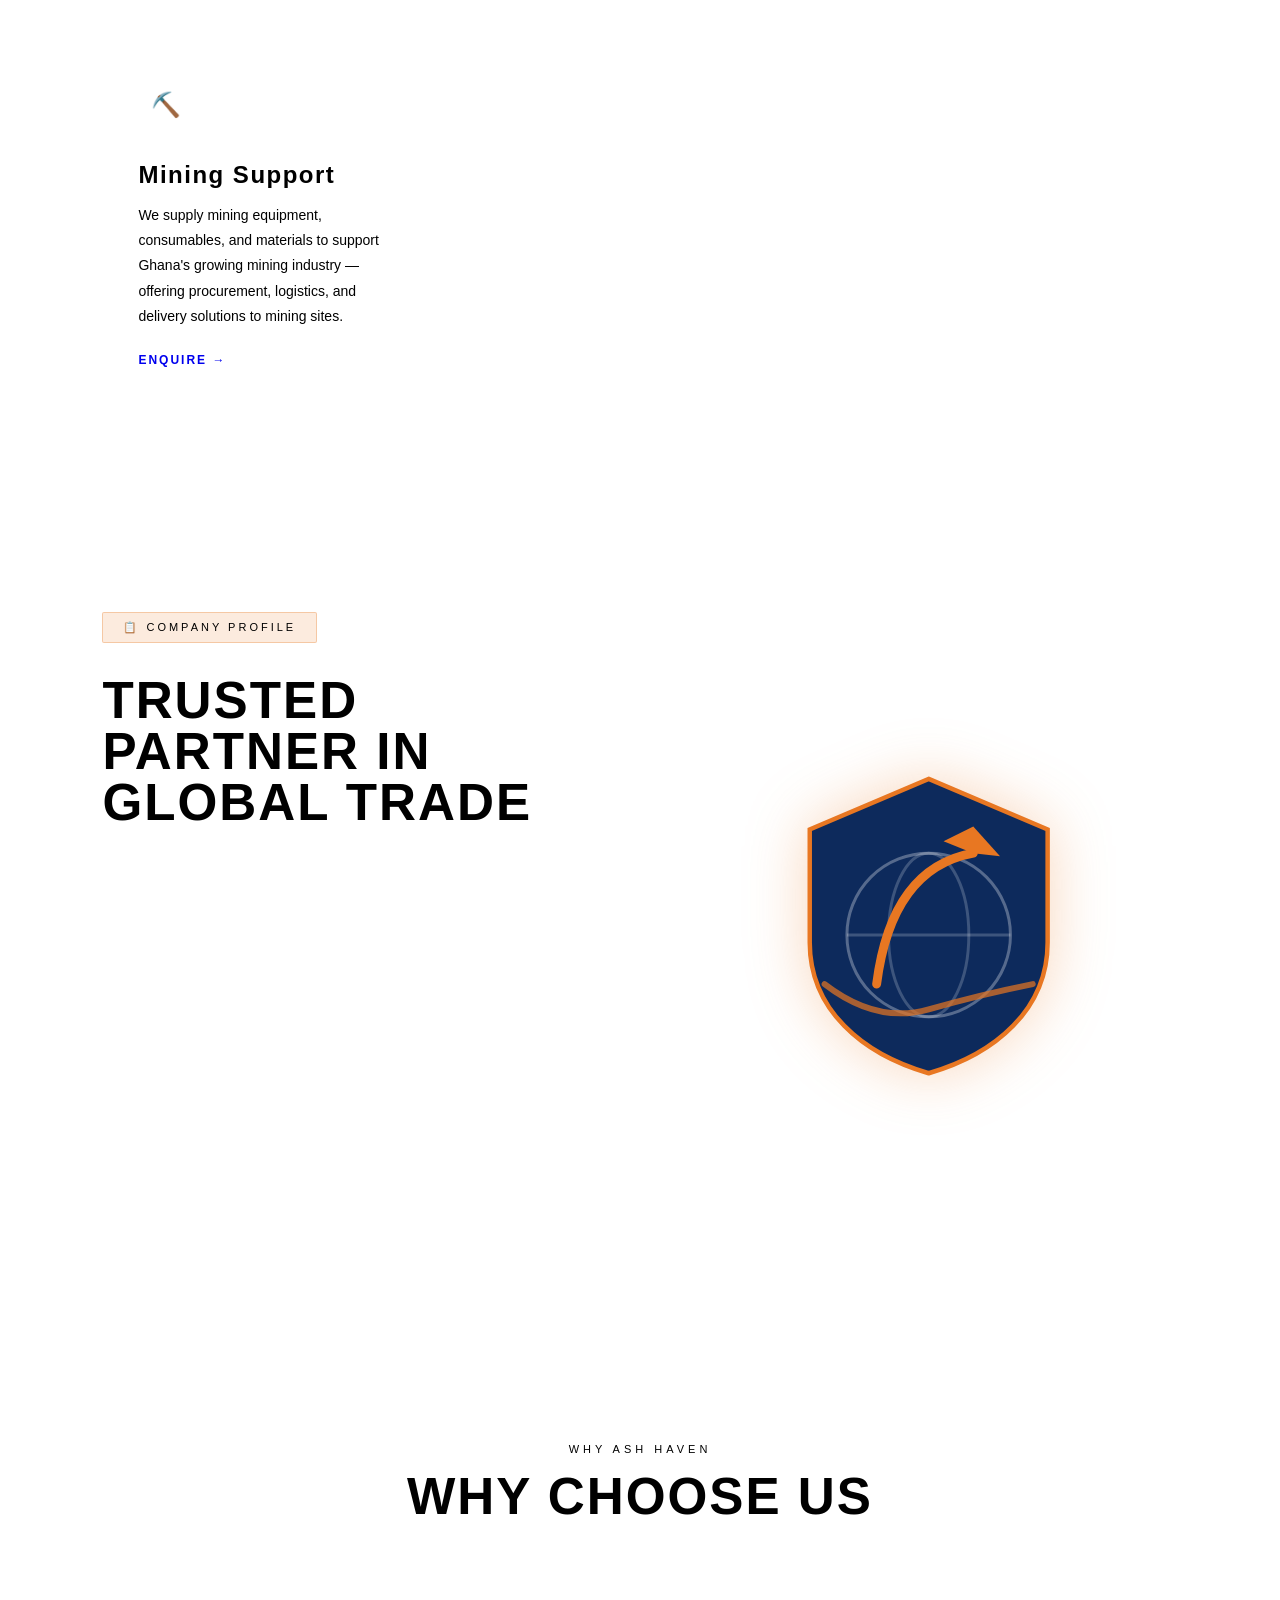
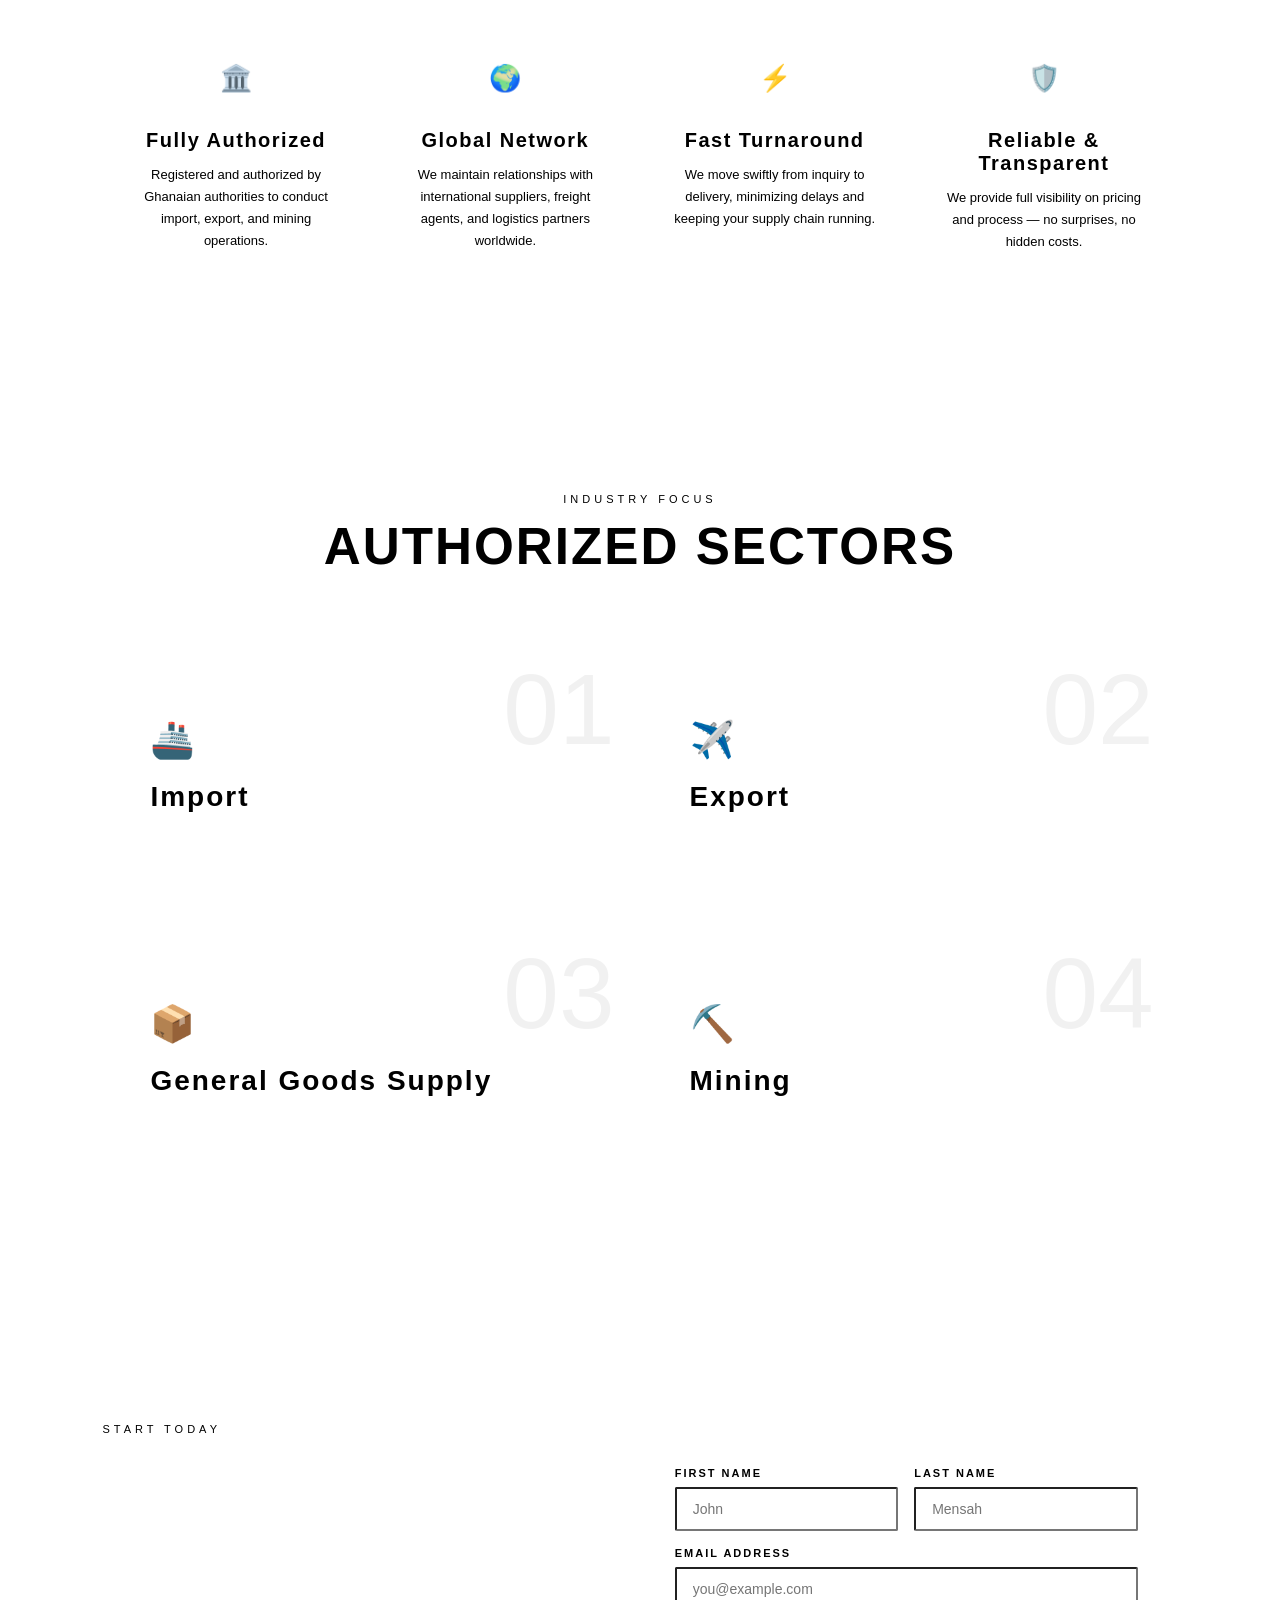
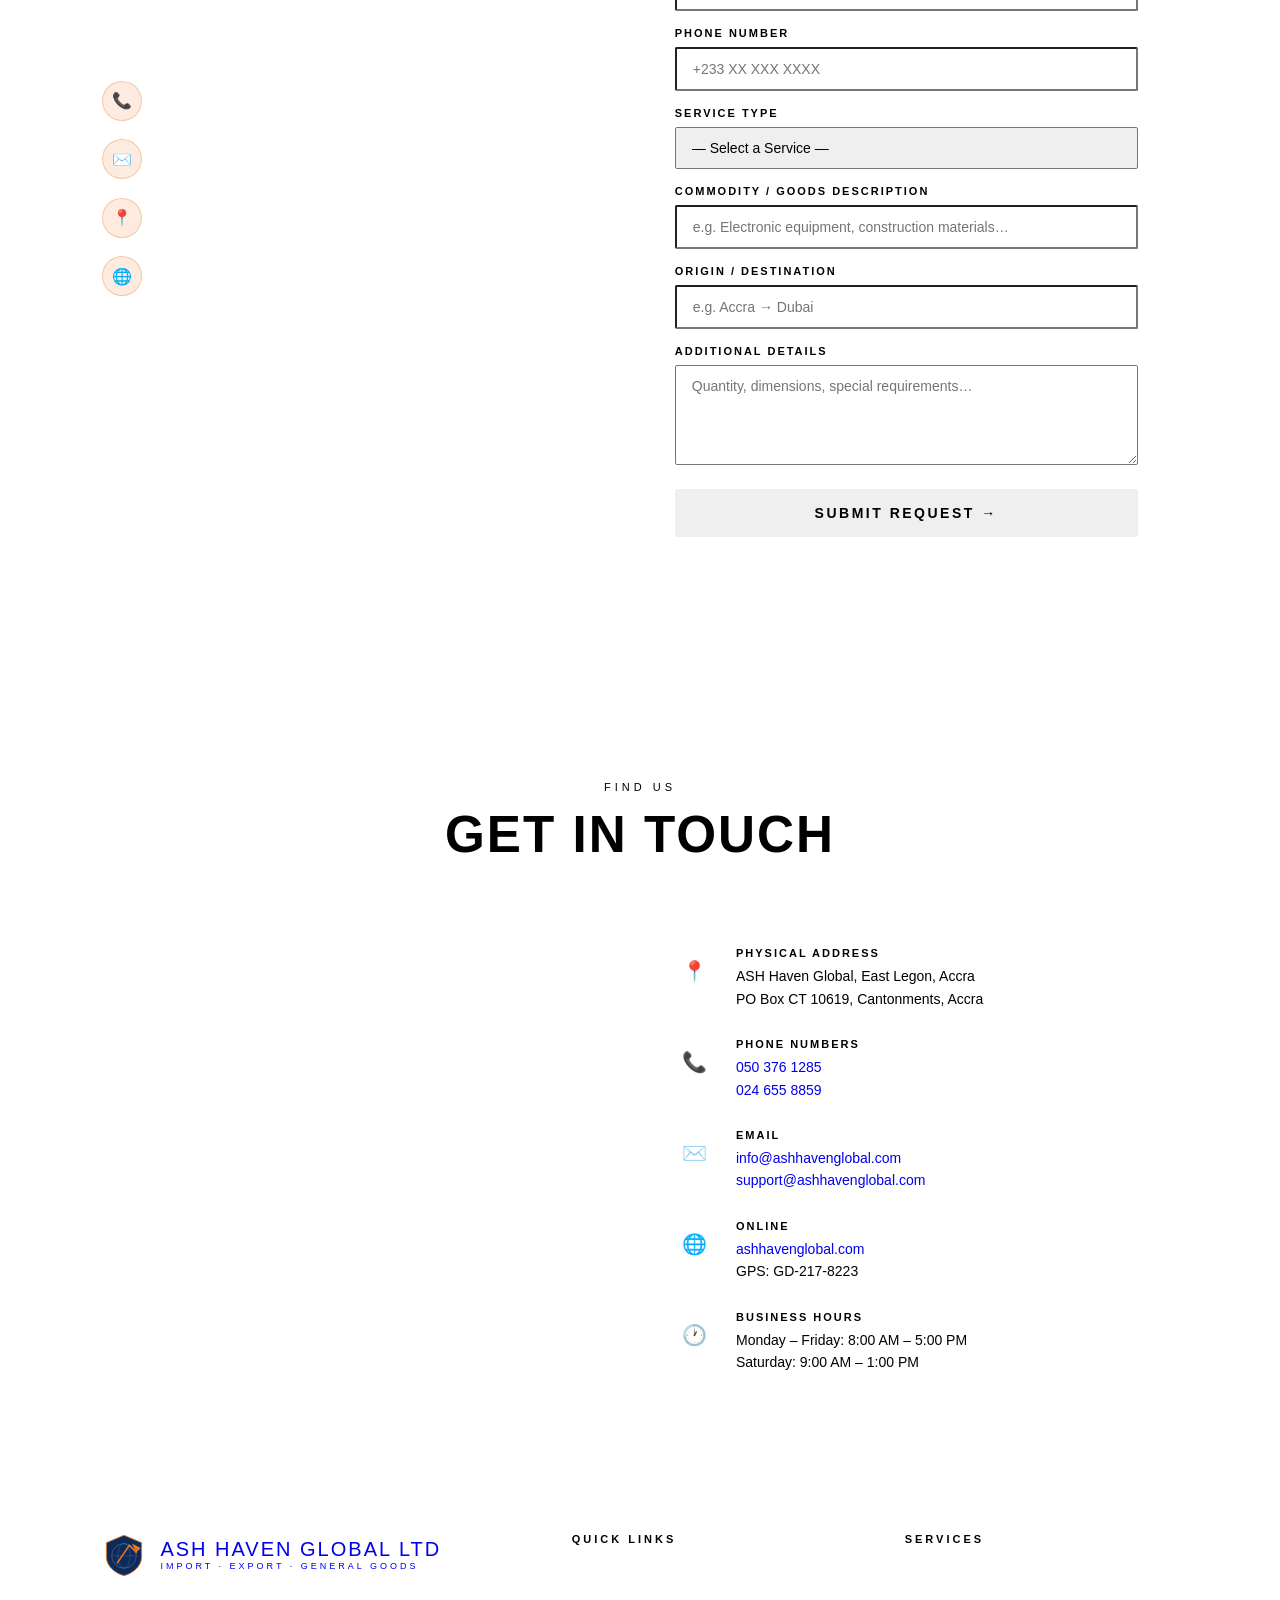
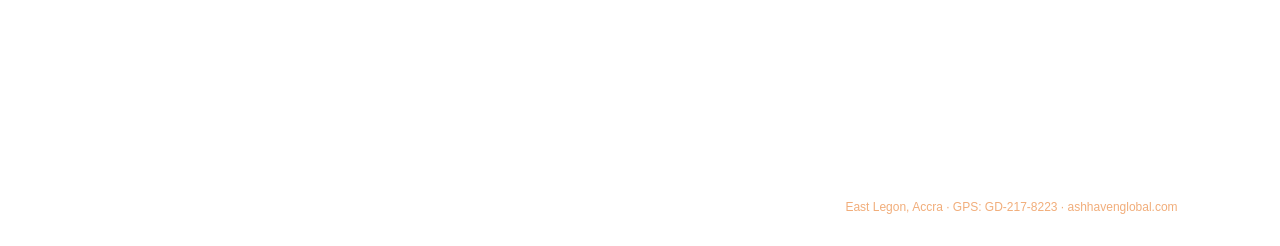
<file: Untitle.html>
<!DOCTYPE html>

<html lang="en">
<head>
<meta charset="UTF-8" />
<meta name="viewport" content="width=device-width, initial-scale=1.0"/>
<title>Ash Haven Global Ltd — Import · Export · General Goods</title>
<link href="https://fonts.googleapis.com/css2?family=Bebas+Neue&family=Barlow:ital,wght@0,300;0,400;0,600;0,700;1,300&family=Barlow+Condensed:wght@400;700&display=swap" rel="stylesheet"/>
<style>
  :root {
    --navy: #0d2a5c;
    --navy-deep: #071a3e;
    --orange: #e87722;
    --orange-light: #f5a04a;
    --white: #ffffff;
    --off-white: #f4f6fb;
    --gray: #6b7a99;
    --light-gray: #e8edf5;
  }

*, *::before, *::after { box-sizing: border-box; margin: 0; padding: 0; }

html { scroll-behavior: smooth; }

body {
font-family: ‘Barlow’, sans-serif;
color: var(–navy-deep);
background: var(–white);
overflow-x: hidden;
}

/* ── NAV ── */
nav {
position: fixed; top: 0; left: 0; right: 0; z-index: 100;
display: flex; align-items: center; justify-content: space-between;
padding: 0 5vw;
height: 72px;
background: rgba(7, 26, 62, 0.95);
backdrop-filter: blur(12px);
border-bottom: 2px solid var(–orange);
}

.nav-logo {
display: flex; align-items: center; gap: 14px;
text-decoration: none;
}

.nav-logo-icon {
width: 48px; height: 48px;
position: relative; flex-shrink: 0;
}

/* SVG Recreation of the logo mark */
.nav-logo-text {
display: flex; flex-direction: column; line-height: 1;
}
.nav-logo-text .brand { font-family: ‘Bebas Neue’, sans-serif; font-size: 20px; color: var(–white); letter-spacing: 2px; }
.nav-logo-text .sub { font-family: ‘Barlow Condensed’, sans-serif; font-size: 9px; color: var(–orange); letter-spacing: 3px; text-transform: uppercase; margin-top: 3px; }

.nav-links {
display: flex; gap: 36px; list-style: none;
}
.nav-links a {
font-family: ‘Barlow Condensed’, sans-serif;
font-size: 13px; font-weight: 700; letter-spacing: 2px; text-transform: uppercase;
color: rgba(255,255,255,0.75); text-decoration: none;
transition: color .2s;
}
.nav-links a:hover { color: var(–orange); }

.nav-cta {
background: var(–orange); color: var(–white) !important;
padding: 8px 20px; border-radius: 2px;
}
.nav-cta:hover { background: var(–orange-light); color: var(–white) !important; }

/* ── HERO ── */
#hero {
min-height: 100vh;
background: var(–navy-deep);
display: grid;
grid-template-columns: 1fr 1fr;
position: relative;
overflow: hidden;
padding-top: 72px;
}

.hero-geo {
position: absolute; inset: 0; pointer-events: none;
overflow: hidden;
}
.hero-geo::before {
content: ‘’;
position: absolute; right: -10%; top: -10%;
width: 70vw; height: 110vh;
background: linear-gradient(135deg, var(–navy) 0%, transparent 60%);
transform: skewX(-8deg);
}
.hero-geo::after {
content: ‘’;
position: absolute;
right: 30%; bottom: -5%;
width: 40vw; height: 40vw;
border-radius: 50%;
background: radial-gradient(circle, rgba(232,119,34,0.12) 0%, transparent 70%);
}

/* World grid lines */
.hero-grid-lines {
position: absolute; inset: 0; pointer-events: none;
background-image:
linear-gradient(rgba(255,255,255,0.03) 1px, transparent 1px),
linear-gradient(90deg, rgba(255,255,255,0.03) 1px, transparent 1px);
background-size: 60px 60px;
}

.hero-left {
display: flex; flex-direction: column; justify-content: center;
padding: 80px 5vw 80px 8vw;
position: relative; z-index: 2;
}

.hero-tag {
display: inline-flex; align-items: center; gap: 10px;
font-family: ‘Barlow Condensed’, sans-serif;
font-size: 11px; letter-spacing: 4px; text-transform: uppercase;
color: var(–orange); margin-bottom: 28px;
}
.hero-tag::before {
content: ‘’; width: 32px; height: 2px; background: var(–orange);
}

.hero-h1 {
font-family: ‘Bebas Neue’, sans-serif;
font-size: clamp(52px, 6vw, 92px);
line-height: 0.95;
color: var(–white);
letter-spacing: 2px;
margin-bottom: 28px;
}
.hero-h1 span { color: var(–orange); }

.hero-p {
font-size: 16px; font-weight: 300; line-height: 1.75;
color: rgba(255,255,255,0.65);
max-width: 460px; margin-bottom: 44px;
}

.hero-actions { display: flex; gap: 16px; flex-wrap: wrap; }

.btn-primary {
background: var(–orange); color: var(–white);
padding: 14px 36px;
font-family: ‘Barlow Condensed’, sans-serif;
font-size: 13px; font-weight: 700; letter-spacing: 2.5px; text-transform: uppercase;
text-decoration: none; border-radius: 2px;
transition: background .2s, transform .15s;
display: inline-block;
}
.btn-primary:hover { background: var(–orange-light); transform: translateY(-2px); }

.btn-outline {
border: 1.5px solid rgba(255,255,255,0.35); color: var(–white);
padding: 14px 36px;
font-family: ‘Barlow Condensed’, sans-serif;
font-size: 13px; font-weight: 700; letter-spacing: 2.5px; text-transform: uppercase;
text-decoration: none; border-radius: 2px;
transition: border-color .2s, transform .15s;
display: inline-block;
}
.btn-outline:hover { border-color: var(–orange); color: var(–orange); transform: translateY(-2px); }

.hero-stats {
display: flex; gap: 40px; margin-top: 60px;
border-top: 1px solid rgba(255,255,255,0.1);
padding-top: 40px;
}
.hero-stat-num {
font-family: ‘Bebas Neue’, sans-serif;
font-size: 42px; color: var(–orange); line-height: 1;
}
.hero-stat-label {
font-size: 11px; letter-spacing: 2px; text-transform: uppercase;
color: rgba(255,255,255,0.45); margin-top: 4px;
}

.hero-right {
display: flex; align-items: center; justify-content: center;
position: relative; z-index: 2;
}

/* Big logo watermark in hero */
.hero-logo-display {
position: relative;
display: flex; align-items: center; justify-content: center;
}
.hero-logo-bg {
width: 380px; height: 380px;
background: rgba(255,255,255,0.04);
border-radius: 50%;
border: 1px solid rgba(232,119,34,0.2);
display: flex; align-items: center; justify-content: center;
position: relative;
}
.hero-logo-bg::before {
content: ‘’;
position: absolute; inset: 20px;
border-radius: 50%;
border: 1px solid rgba(232,119,34,0.1);
}
.hero-logo-bg::after {
content: ‘’;
position: absolute; inset: 40px;
border-radius: 50%;
border: 1px dashed rgba(255,255,255,0.07);
}
.hero-logo-img {
width: 220px; height: 220px; object-fit: contain;
filter: drop-shadow(0 0 40px rgba(232,119,34,0.4));
animation: float 4s ease-in-out infinite;
}

@keyframes float {
0%, 100% { transform: translateY(0); }
50% { transform: translateY(-12px); }
}

/* ── SERVICES ── */
#services {
background: var(–off-white);
padding: 100px 8vw;
}

.section-header {
text-align: center; margin-bottom: 64px;
}
.section-tag {
font-family: ‘Barlow Condensed’, sans-serif;
font-size: 11px; letter-spacing: 4px; text-transform: uppercase;
color: var(–orange); display: block; margin-bottom: 16px;
}
.section-h2 {
font-family: ‘Bebas Neue’, sans-serif;
font-size: clamp(36px, 4vw, 60px);
color: var(–navy-deep); letter-spacing: 2px;
line-height: 1;
}
.section-h2 span { color: var(–orange); }
.section-rule {
width: 48px; height: 3px;
background: linear-gradient(90deg, var(–navy), var(–orange));
margin: 20px auto 0;
border-radius: 2px;
}

.services-grid {
display: grid;
grid-template-columns: repeat(auto-fit, minmax(260px, 1fr));
gap: 28px;
}

.service-card {
background: var(–white);
border-radius: 4px;
padding: 44px 36px;
border-top: 4px solid transparent;
transition: border-color .25s, transform .25s, box-shadow .25s;
position: relative; overflow: hidden;
}
.service-card::after {
content: ‘’;
position: absolute; bottom: 0; left: 0; right: 0; height: 0;
background: linear-gradient(to top, rgba(13,42,92,0.04), transparent);
transition: height .3s;
}
.service-card:hover { border-top-color: var(–orange); transform: translateY(-6px); box-shadow: 0 20px 48px rgba(13,42,92,0.12); }
.service-card:hover::after { height: 100%; }

.service-icon {
width: 56px; height: 56px; border-radius: 50%;
background: linear-gradient(135deg, var(–navy), #1a4a8a);
display: flex; align-items: center; justify-content: center;
margin-bottom: 28px;
font-size: 24px;
}
.service-h3 {
font-family: ‘Bebas Neue’, sans-serif;
font-size: 24px; letter-spacing: 1.5px; color: var(–navy-deep);
margin-bottom: 14px;
}
.service-p {
font-size: 14px; font-weight: 300; line-height: 1.8;
color: var(–gray);
}
.service-link {
display: inline-flex; align-items: center; gap: 8px;
margin-top: 24px;
font-family: ‘Barlow Condensed’, sans-serif;
font-size: 12px; font-weight: 700; letter-spacing: 2px; text-transform: uppercase;
color: var(–orange); text-decoration: none;
transition: gap .2s;
}
.service-link:hover { gap: 14px; }

/* ── ABOUT ── */
#about {
background: var(–navy-deep);
padding: 100px 8vw;
display: grid; grid-template-columns: 1fr 1fr; gap: 80px;
align-items: center;
position: relative; overflow: hidden;
}
#about::before {
content: ‘’;
position: absolute; left: -5%; top: -20%;
width: 50vw; height: 140%;
background: linear-gradient(160deg, rgba(232,119,34,0.06) 0%, transparent 60%);
pointer-events: none;
}

.about-left { position: relative; z-index: 1; }

.about-badge {
display: inline-flex; align-items: center; gap: 10px;
background: rgba(232,119,34,0.15);
border: 1px solid rgba(232,119,34,0.3);
padding: 8px 20px; border-radius: 2px;
font-family: ‘Barlow Condensed’, sans-serif;
font-size: 11px; letter-spacing: 3px; text-transform: uppercase;
color: var(–orange); margin-bottom: 32px;
}

.about-h2 {
font-family: ‘Bebas Neue’, sans-serif;
font-size: clamp(36px, 4vw, 58px);
color: var(–white); letter-spacing: 2px; line-height: 1;
margin-bottom: 28px;
}
.about-h2 span { color: var(–orange); }
.about-p {
font-size: 15px; font-weight: 300; line-height: 1.85;
color: rgba(255,255,255,0.6);
margin-bottom: 20px;
}

.about-features {
list-style: none; margin-top: 36px; display: flex; flex-direction: column; gap: 14px;
}
.about-features li {
display: flex; align-items: center; gap: 14px;
font-size: 14px; color: rgba(255,255,255,0.8);
}
.about-features li::before {
content: ‘✓’;
width: 26px; height: 26px; border-radius: 50%;
background: var(–orange);
color: var(–white);
display: flex; align-items: center; justify-content: center;
font-size: 12px; font-weight: 700; flex-shrink: 0;
}

.about-right { position: relative; z-index: 1; }

.about-img-frame {
position: relative;
background: linear-gradient(135deg, var(–navy) 0%, #0a2050 100%);
border-radius: 4px; overflow: hidden;
aspect-ratio: 4/5;
display: flex; align-items: center; justify-content: center;
border: 1px solid rgba(255,255,255,0.08);
}
.about-img-frame::before {
content: ‘’;
position: absolute; inset: 0;
background: repeating-linear-gradient(
45deg,
transparent,
transparent 20px,
rgba(255,255,255,0.015) 20px,
rgba(255,255,255,0.015) 40px
);
}
.about-watermark {
font-family: ‘Bebas Neue’, sans-serif;
font-size: clamp(60px, 8vw, 120px);
color: rgba(255,255,255,0.04);
letter-spacing: 4px; text-align: center;
line-height: 1;
position: absolute;
}
.about-logo-center {
width: 60%; object-fit: contain;
position: relative; z-index: 1;
filter: drop-shadow(0 0 30px rgba(232,119,34,0.3));
}
.about-accent {
position: absolute; top: -16px; right: -16px;
width: 100px; height: 100px;
background: var(–orange);
clip-path: polygon(100% 0, 0 0, 100% 100%);
z-index: 2;
}

/* ── WHY US ── */
#why {
background: var(–white);
padding: 100px 8vw;
}
.why-grid {
display: grid; grid-template-columns: repeat(auto-fit, minmax(200px, 1fr));
gap: 2px; margin-top: 60px;
background: var(–light-gray);
border: 1px solid var(–light-gray);
border-radius: 4px; overflow: hidden;
}
.why-card {
background: var(–white);
padding: 40px 32px;
text-align: center;
transition: background .2s;
}
.why-card:hover { background: var(–navy-deep); }
.why-card:hover .why-icon { background: var(–orange); }
.why-card:hover .why-h3 { color: var(–white); }
.why-card:hover .why-p { color: rgba(255,255,255,0.55); }

.why-icon {
width: 60px; height: 60px; border-radius: 50%;
background: var(–light-gray);
display: flex; align-items: center; justify-content: center;
margin: 0 auto 20px; font-size: 26px;
transition: background .2s;
}
.why-h3 {
font-family: ‘Bebas Neue’, sans-serif;
font-size: 20px; letter-spacing: 1.5px; color: var(–navy-deep);
margin-bottom: 12px; transition: color .2s;
}
.why-p { font-size: 13px; font-weight: 300; line-height: 1.7; color: var(–gray); transition: color .2s; }

/* ── QUOTE FORM ── */
#quote {
background: linear-gradient(135deg, var(–navy-deep) 0%, #0d2a5c 100%);
padding: 100px 8vw;
position: relative; overflow: hidden;
}
#quote::after {
content: ‘’;
position: absolute; right: -5%; top: -10%;
width: 50vw; height: 120%;
background: linear-gradient(135deg, rgba(232,119,34,0.08) 0%, transparent 60%);
pointer-events: none;
}

.quote-inner {
display: grid; grid-template-columns: 1fr 1.2fr; gap: 80px; align-items: start;
position: relative; z-index: 1;
}
.quote-left .section-tag { text-align: left; }
.quote-left .section-h2 { text-align: left; color: var(–white); }
.quote-left .section-rule { margin: 20px 0 0; }
.quote-intro {
font-size: 15px; font-weight: 300; line-height: 1.85;
color: rgba(255,255,255,0.6); margin-top: 28px;
}

.quote-contact {
margin-top: 44px; display: flex; flex-direction: column; gap: 18px;
}
.quote-contact-item {
display: flex; align-items: center; gap: 16px;
}
.quote-contact-icon {
width: 40px; height: 40px; border-radius: 50%;
background: rgba(232,119,34,0.15);
border: 1px solid rgba(232,119,34,0.3);
display: flex; align-items: center; justify-content: center;
font-size: 16px; flex-shrink: 0;
}
.quote-contact-text { font-size: 14px; color: rgba(255,255,255,0.75); line-height: 1.5; }
.quote-contact-text strong { color: var(–white); display: block; font-size: 13px; font-weight: 600; }

.quote-form {
background: var(–white); border-radius: 4px; padding: 44px 40px;
}
.form-row { display: grid; grid-template-columns: 1fr 1fr; gap: 16px; }
.form-group { display: flex; flex-direction: column; gap: 8px; margin-bottom: 16px; }
.form-group label {
font-family: ‘Barlow Condensed’, sans-serif;
font-size: 11px; font-weight: 700; letter-spacing: 2px; text-transform: uppercase;
color: var(–gray);
}
.form-group input,
.form-group select,
.form-group textarea {
border: 1.5px solid var(–light-gray);
border-radius: 2px;
padding: 12px 16px;
font-family: ‘Barlow’, sans-serif;
font-size: 14px; color: var(–navy-deep);
background: var(–off-white);
transition: border-color .2s;
outline: none;
width: 100%;
}
.form-group input:focus,
.form-group select:focus,
.form-group textarea:focus { border-color: var(–orange); background: var(–white); }
.form-group textarea { resize: vertical; min-height: 100px; }
.form-group select { appearance: none; cursor: pointer; }

.form-submit {
width: 100%; padding: 16px;
background: var(–orange); color: var(–white); border: none;
font-family: ‘Barlow Condensed’, sans-serif;
font-size: 14px; font-weight: 700; letter-spacing: 2.5px; text-transform: uppercase;
border-radius: 2px; cursor: pointer;
transition: background .2s, transform .15s;
margin-top: 8px;
}
.form-submit:hover { background: var(–orange-light); transform: translateY(-2px); }

/* ── SECTORS ── */
#sectors {
background: var(–off-white);
padding: 100px 8vw;
}
.sectors-grid {
display: grid; grid-template-columns: repeat(2, 1fr); gap: 3px;
margin-top: 60px; border-radius: 4px; overflow: hidden;
background: var(–light-gray);
}
.sector-tile {
background: var(–navy-deep);
padding: 60px 48px;
position: relative; overflow: hidden;
cursor: default;
transition: background .3s;
}
.sector-tile:hover { background: var(–navy); }
.sector-tile:hover .sector-num { opacity: 0.15; }

.sector-num {
font-family: ‘Bebas Neue’, sans-serif;
font-size: 100px; color: var(–white);
opacity: 0.05; line-height: 1;
position: absolute; top: 0; right: 24px;
transition: opacity .3s;
}
.sector-icon { font-size: 36px; margin-bottom: 20px; }
.sector-h3 {
font-family: ‘Bebas Neue’, sans-serif;
font-size: 28px; letter-spacing: 2px; color: var(–white);
margin-bottom: 16px;
}
.sector-p { font-size: 14px; font-weight: 300; line-height: 1.8; color: rgba(255,255,255,0.55); }

.sector-tile.accent { background: var(–orange); }
.sector-tile.accent:hover { background: var(–orange-light); }
.sector-tile.accent .sector-h3 { color: var(–white); }
.sector-tile.accent .sector-p { color: rgba(255,255,255,0.8); }
.sector-tile.accent .sector-num { color: var(–white); }

/* ── CONTACT ── */
#contact {
background: var(–white);
padding: 100px 8vw;
}
.contact-grid {
display: grid; grid-template-columns: 1fr 1fr; gap: 60px;
margin-top: 60px; align-items: start;
}
.contact-map {
aspect-ratio: 4/3; background: var(–light-gray);
border-radius: 4px; overflow: hidden;
border: 1px solid var(–light-gray);
display: flex; align-items: center; justify-content: center;
font-size: 14px; color: var(–gray);
position: relative;
}
.contact-map iframe {
width: 100%; height: 100%; border: none;
}
.contact-details { display: flex; flex-direction: column; gap: 28px; }
.contact-item {
display: flex; gap: 18px; align-items: flex-start;
}
.contact-icon {
width: 48px; height: 48px; border-radius: 2px;
background: var(–navy-deep);
display: flex; align-items: center; justify-content: center;
font-size: 20px; flex-shrink: 0;
}
.contact-info h4 {
font-family: ‘Barlow Condensed’, sans-serif;
font-size: 11px; font-weight: 700; letter-spacing: 2px; text-transform: uppercase;
color: var(–orange); margin-bottom: 6px;
}
.contact-info p { font-size: 14px; color: var(–gray); line-height: 1.6; }
.contact-info a { color: var(–navy-deep); text-decoration: none; }
.contact-info a:hover { color: var(–orange); }

/* ── FOOTER ── */
footer {
background: var(–navy-deep);
padding: 60px 8vw 32px;
border-top: 3px solid var(–orange);
}
.footer-top {
display: grid; grid-template-columns: 1.5fr 1fr 1fr;
gap: 60px; margin-bottom: 48px;
}
.footer-brand .nav-logo { margin-bottom: 20px; display: inline-flex; }
.footer-brand p {
font-size: 13px; font-weight: 300; line-height: 1.8;
color: rgba(255,255,255,0.45); max-width: 280px;
}

.footer-col h5 {
font-family: ‘Barlow Condensed’, sans-serif;
font-size: 11px; font-weight: 700; letter-spacing: 3px; text-transform: uppercase;
color: var(–orange); margin-bottom: 20px;
}
.footer-col ul { list-style: none; display: flex; flex-direction: column; gap: 10px; }
.footer-col ul a {
font-size: 13px; color: rgba(255,255,255,0.5); text-decoration: none;
transition: color .2s;
}
.footer-col ul a:hover { color: var(–white); }

.footer-bottom {
border-top: 1px solid rgba(255,255,255,0.08);
padding-top: 28px;
display: flex; justify-content: space-between; align-items: center;
flex-wrap: wrap; gap: 16px;
}
.footer-copy { font-size: 12px; color: rgba(255,255,255,0.3); }
.footer-reg { font-size: 12px; color: rgba(232,119,34,0.6); }

/* ── HAMBURGER (mobile) ── */
.hamburger { display: none; flex-direction: column; gap: 5px; cursor: pointer; }
.hamburger span { width: 24px; height: 2px; background: var(–white); border-radius: 2px; }

/* ── SCROLL REVEAL ── */
.reveal { opacity: 0; transform: translateY(30px); transition: opacity .7s ease, transform .7s ease; }
.reveal.visible { opacity: 1; transform: none; }

@media (max-width: 900px) {
#hero, #about, .quote-inner, .contact-grid, .footer-top { grid-template-columns: 1fr; }
.hero-right { display: none; }
.sectors-grid { grid-template-columns: 1fr; }
.footer-top { grid-template-columns: 1fr 1fr; }
.nav-links { display: none; }
.hamburger { display: flex; }
.form-row { grid-template-columns: 1fr; }
}
</style>

</head>
<body>

<!-- NAV -->

<nav>
  <a href="#hero" class="nav-logo">
    <svg class="nav-logo-icon" viewBox="0 0 100 100" xmlns="http://www.w3.org/2000/svg">
      <!-- Shield shape -->
      <path d="M50 5 L90 22 L90 55 C90 75 70 92 50 97 C30 92 10 75 10 55 L10 22 Z" fill="#0d2a5c" stroke="#e87722" stroke-width="2"/>
      <!-- Globe lines -->
      <ellipse cx="50" cy="52" rx="28" ry="28" fill="none" stroke="rgba(255,255,255,0.3)" stroke-width="1.5"/>
      <ellipse cx="50" cy="52" rx="14" ry="28" fill="none" stroke="rgba(255,255,255,0.2)" stroke-width="1.5"/>
      <line x1="22" y1="52" x2="78" y2="52" stroke="rgba(255,255,255,0.2)" stroke-width="1.5"/>
      <!-- Arrow -->
      <path d="M35 68 L62 28 L78 44" fill="none" stroke="#e87722" stroke-width="3.5" stroke-linecap="round" stroke-linejoin="round"/>
      <polygon points="78,44 68,24 88,34" fill="#e87722"/>
    </svg>
    <div class="nav-logo-text">
      <span class="brand">ASH HAVEN GLOBAL LTD</span>
      <span class="sub">Import · Export · General Goods</span>
    </div>
  </a>
  <ul class="nav-links">
    <li><a href="#services">Services</a></li>
    <li><a href="#about">About</a></li>
    <li><a href="#sectors">Sectors</a></li>
    <li><a href="#contact">Contact</a></li>
    <li><a href="#quote" class="nav-cta">Get a Quote</a></li>
  </ul>
  <div class="hamburger">
    <span></span><span></span><span></span>
  </div>
</nav>

<!-- HERO -->

<section id="hero">
  <div class="hero-geo"></div>
  <div class="hero-grid-lines"></div>
  <div class="hero-left">
    <span class="hero-tag">Accra, Ghana · Est. 2020</span>
    <h1 class="hero-h1">
      GLOBAL TRADE<br><span>STARTS HERE</span>
    </h1>
    <p class="hero-p">Ash Haven Global Ltd connects Ghana to the world — providing end-to-end import, export, and supply chain solutions for general goods and mining commodities.</p>
    <div class="hero-actions">
      <a href="#quote" class="btn-primary">Request a Quote</a>
      <a href="#services" class="btn-outline">Our Services</a>
    </div>
    <div class="hero-stats">
      <div>
        <div class="hero-stat-num">4+</div>
        <div class="hero-stat-label">Core Sectors</div>
      </div>
      <div>
        <div class="hero-stat-num">GH</div>
        <div class="hero-stat-label">Accra Based</div>
      </div>
      <div>
        <div class="hero-stat-num">24/7</div>
        <div class="hero-stat-label">Support</div>
      </div>
    </div>
  </div>
  <div class="hero-right">
    <div class="hero-logo-display">
      <div class="hero-logo-bg">
        <svg class="hero-logo-img" viewBox="0 0 200 220" xmlns="http://www.w3.org/2000/svg">
          <!-- Shield -->
          <path d="M100 10 L180 44 L180 120 C180 165 145 195 100 208 C55 195 20 165 20 120 L20 44 Z" fill="#0d2a5c"/>
          <path d="M100 10 L180 44 L180 120 C180 165 145 195 100 208 C55 195 20 165 20 120 L20 44 Z" fill="none" stroke="#e87722" stroke-width="3"/>
          <!-- Globe -->
          <ellipse cx="100" cy="115" rx="55" ry="55" fill="none" stroke="rgba(255,255,255,0.25)" stroke-width="2"/>
          <ellipse cx="100" cy="115" rx="27" ry="55" fill="none" stroke="rgba(255,255,255,0.18)" stroke-width="2"/>
          <line x1="45" y1="115" x2="155" y2="115" stroke="rgba(255,255,255,0.18)" stroke-width="2"/>
          <line x1="45" y1="90" x2="155" y2="90" stroke="rgba(255,255,255,0.1)" stroke-width="1"/>
          <line x1="45" y1="140" x2="155" y2="140" stroke="rgba(255,255,255,0.1)" stroke-width="1"/>
          <!-- Arrow swoosh -->
          <path d="M65 148 Q75 70 130 60" fill="none" stroke="#e87722" stroke-width="6" stroke-linecap="round"/>
          <polygon points="130,60 110,52 130,42 148,62" fill="#e87722"/>
          <!-- Bottom swash -->
          <path d="M30 148 Q65 175 100 165 Q135 155 170 148" fill="none" stroke="#e87722" stroke-width="4" stroke-linecap="round" opacity="0.6"/>
        </svg>
      </div>
    </div>
  </div>
</section>

<!-- SERVICES -->

<section id="services">
  <div class="section-header reveal">
    <span class="section-tag">What We Do</span>
    <h2 class="section-h2">OUR <span>SERVICES</span></h2>
    <div class="section-rule"></div>
  </div>
  <div class="services-grid">
    <div class="service-card reveal">
      <div class="service-icon">🚢</div>
      <h3 class="service-h3">Import Services</h3>
      <p class="service-p">We handle the end-to-end importation of general and specialized goods into Ghana — managing customs clearance, documentation, freight forwarding, and last-mile delivery.</p>
      <a href="#quote" class="service-link">Enquire →</a>
    </div>
    <div class="service-card reveal">
      <div class="service-icon">✈️</div>
      <h3 class="service-h3">Export Services</h3>
      <p class="service-p">We facilitate the export of Ghanaian goods to international markets with full compliance support, cargo booking, and documentation services for smooth cross-border trade.</p>
      <a href="#quote" class="service-link">Enquire →</a>
    </div>
    <div class="service-card reveal">
      <div class="service-icon">📦</div>
      <h3 class="service-h3">General Goods Supply</h3>
      <p class="service-p">From household consumer products to industrial supplies, we source and supply a wide variety of general merchandise to businesses and organizations across Ghana.</p>
      <a href="#quote" class="service-link">Enquire →</a>
    </div>
    <div class="service-card reveal">
      <div class="service-icon">⛏️</div>
      <h3 class="service-h3">Mining Support</h3>
      <p class="service-p">We supply mining equipment, consumables, and materials to support Ghana's growing mining industry — offering procurement, logistics, and delivery solutions to mining sites.</p>
      <a href="#quote" class="service-link">Enquire →</a>
    </div>
  </div>
</section>

<!-- ABOUT -->

<section id="about">
  <div class="about-left reveal">
    <div class="about-badge">📋 Company Profile</div>
    <h2 class="about-h2">TRUSTED PARTNER IN <span>GLOBAL TRADE</span></h2>
    <p class="about-p">Ash Haven Global Ltd is a duly registered Ghanaian company authorized to carry on business in import, export, supply of general goods, and mining. Operating from East Legon, Accra, we serve clients across Ghana and beyond.</p>
    <p class="about-p">Our commitment is to deliver reliable, transparent, and efficient trade solutions — building lasting partnerships grounded in integrity and professionalism.</p>
    <ul class="about-features">
      <li>Fully licensed and registered in Ghana</li>
      <li>Expertise across import, export & mining sectors</li>
      <li>End-to-end logistics and documentation support</li>
      <li>Dedicated client support team</li>
      <li>Competitive pricing and transparent processes</li>
    </ul>
  </div>
  <div class="about-right reveal">
    <div class="about-img-frame">
      <div class="about-watermark">GLOBAL</div>
      <svg class="about-logo-center" viewBox="0 0 200 220" xmlns="http://www.w3.org/2000/svg">
        <path d="M100 10 L180 44 L180 120 C180 165 145 195 100 208 C55 195 20 165 20 120 L20 44 Z" fill="#0d2a5c"/>
        <path d="M100 10 L180 44 L180 120 C180 165 145 195 100 208 C55 195 20 165 20 120 L20 44 Z" fill="none" stroke="#e87722" stroke-width="3"/>
        <ellipse cx="100" cy="115" rx="55" ry="55" fill="none" stroke="rgba(255,255,255,0.3)" stroke-width="2"/>
        <ellipse cx="100" cy="115" rx="27" ry="55" fill="none" stroke="rgba(255,255,255,0.2)" stroke-width="2"/>
        <line x1="45" y1="115" x2="155" y2="115" stroke="rgba(255,255,255,0.2)" stroke-width="2"/>
        <path d="M65 148 Q75 70 130 60" fill="none" stroke="#e87722" stroke-width="6" stroke-linecap="round"/>
        <polygon points="130,60 110,52 130,42 148,62" fill="#e87722"/>
        <path d="M30 148 Q65 175 100 165 Q135 155 170 148" fill="none" stroke="#e87722" stroke-width="4" stroke-linecap="round" opacity="0.7"/>
      </svg>
      <div class="about-accent"></div>
    </div>
  </div>
</section>

<!-- WHY US -->

<section id="why">
  <div class="section-header reveal">
    <span class="section-tag">Why Ash Haven</span>
    <h2 class="section-h2">WHY CHOOSE <span>US</span></h2>
    <div class="section-rule"></div>
  </div>
  <div class="why-grid">
    <div class="why-card reveal">
      <div class="why-icon">🏛️</div>
      <h3 class="why-h3">Fully Authorized</h3>
      <p class="why-p">Registered and authorized by Ghanaian authorities to conduct import, export, and mining operations.</p>
    </div>
    <div class="why-card reveal">
      <div class="why-icon">🌍</div>
      <h3 class="why-h3">Global Network</h3>
      <p class="why-p">We maintain relationships with international suppliers, freight agents, and logistics partners worldwide.</p>
    </div>
    <div class="why-card reveal">
      <div class="why-icon">⚡</div>
      <h3 class="why-h3">Fast Turnaround</h3>
      <p class="why-p">We move swiftly from inquiry to delivery, minimizing delays and keeping your supply chain running.</p>
    </div>
    <div class="why-card reveal">
      <div class="why-icon">🛡️</div>
      <h3 class="why-h3">Reliable & Transparent</h3>
      <p class="why-p">We provide full visibility on pricing and process — no surprises, no hidden costs.</p>
    </div>
  </div>
</section>

<!-- SECTORS -->

<section id="sectors">
  <div class="section-header reveal">
    <span class="section-tag">Industry Focus</span>
    <h2 class="section-h2">AUTHORIZED <span>SECTORS</span></h2>
    <div class="section-rule"></div>
  </div>
  <div class="sectors-grid reveal">
    <div class="sector-tile">
      <div class="sector-num">01</div>
      <div class="sector-icon">🚢</div>
      <h3 class="sector-h3">Import</h3>
      <p class="sector-p">Importing general goods, consumer products, industrial materials, and specialized commodities into Ghana from global markets.</p>
    </div>
    <div class="sector-tile accent">
      <div class="sector-num">02</div>
      <div class="sector-icon">✈️</div>
      <h3 class="sector-h3">Export</h3>
      <p class="sector-p">Exporting Ghanaian and regional goods to international buyers with full regulatory compliance and documentation support.</p>
    </div>
    <div class="sector-tile accent">
      <div class="sector-num">03</div>
      <div class="sector-icon">📦</div>
      <h3 class="sector-h3">General Goods Supply</h3>
      <p class="sector-p">Supply and distribution of general merchandise across retail, commercial, and institutional sectors throughout Ghana.</p>
    </div>
    <div class="sector-tile">
      <div class="sector-num">04</div>
      <div class="sector-icon">⛏️</div>
      <h3 class="sector-h3">Mining</h3>
      <p class="sector-p">Procurement and supply of equipment, consumables, and materials to support Ghana's active mining and extractive industries.</p>
    </div>
  </div>
</section>

<!-- QUOTE FORM -->

<section id="quote">
  <div class="quote-inner">
    <div class="quote-left reveal">
      <span class="section-tag">Start Today</span>
      <h2 class="section-h2" style="color:var(--white);">GET A <span>QUOTE</span></h2>
      <div class="section-rule" style="margin:20px 0 0;"></div>
      <p class="quote-intro">Fill in the form and our team will respond within 24 hours with pricing and availability for your specific cargo or supply requirements.</p>
      <div class="quote-contact">
        <div class="quote-contact-item">
          <div class="quote-contact-icon">📞</div>
          <div class="quote-contact-text">
            <strong>Phone / WhatsApp</strong>
            050 376 1285 / 024 655 8859
          </div>
        </div>
        <div class="quote-contact-item">
          <div class="quote-contact-icon">✉️</div>
          <div class="quote-contact-text">
            <strong>Email</strong>
            info@ashhavenglobal.com
          </div>
        </div>
        <div class="quote-contact-item">
          <div class="quote-contact-icon">📍</div>
          <div class="quote-contact-text">
            <strong>Address</strong>
            ASH Haven Global, East Legon, Accra
          </div>
        </div>
        <div class="quote-contact-item">
          <div class="quote-contact-icon">🌐</div>
          <div class="quote-contact-text">
            <strong>Website</strong>
            ashhavenglobal.com
          </div>
        </div>
      </div>
    </div>
    <div class="quote-form reveal">
      <div class="form-row">
        <div class="form-group">
          <label>First Name</label>
          <input type="text" placeholder="John"/>
        </div>
        <div class="form-group">
          <label>Last Name</label>
          <input type="text" placeholder="Mensah"/>
        </div>
      </div>
      <div class="form-group">
        <label>Email Address</label>
        <input type="email" placeholder="you@example.com"/>
      </div>
      <div class="form-group">
        <label>Phone Number</label>
        <input type="tel" placeholder="+233 XX XXX XXXX"/>
      </div>
      <div class="form-group">
        <label>Service Type</label>
        <select>
          <option value="">— Select a Service —</option>
          <option>Import</option>
          <option>Export</option>
          <option>General Goods Supply</option>
          <option>Mining Supplies</option>
          <option>Other</option>
        </select>
      </div>
      <div class="form-group">
        <label>Commodity / Goods Description</label>
        <input type="text" placeholder="e.g. Electronic equipment, construction materials…"/>
      </div>
      <div class="form-group">
        <label>Origin / Destination</label>
        <input type="text" placeholder="e.g. Accra → Dubai"/>
      </div>
      <div class="form-group">
        <label>Additional Details</label>
        <textarea placeholder="Quantity, dimensions, special requirements…"></textarea>
      </div>
      <button class="form-submit" onclick="alert('Thank you! We will contact you within 24 hours.')">Submit Request →</button>
    </div>
  </div>
</section>

<!-- CONTACT -->

<section id="contact">
  <div class="section-header reveal">
    <span class="section-tag">Find Us</span>
    <h2 class="section-h2">GET IN <span>TOUCH</span></h2>
    <div class="section-rule"></div>
  </div>
  <div class="contact-grid">
    <div class="contact-map reveal">
      <iframe
        src="https://www.google.com/maps/embed?pb=!1m18!1m12!1m3!1d3970.0!2d-0.166!3d5.636!2m3!1f0!2f0!3f0!3m2!1i1024!2i768!4f13.1!3m3!1m2!1s0x0%3A0x0!2zNcKwMzgnMTEuMyJOIDDCsDEwJzE2LjgiVw!5e0!3m2!1sen!2sgh!4v1620000000000!5m2!1sen!2sgh"
        allowfullscreen="" loading="lazy">
      </iframe>
    </div>
    <div class="contact-details reveal">
      <div class="contact-item">
        <div class="contact-icon">📍</div>
        <div class="contact-info">
          <h4>Physical Address</h4>
          <p>ASH Haven Global, East Legon, Accra<br/>PO Box CT 10619, Cantonments, Accra</p>
        </div>
      </div>
      <div class="contact-item">
        <div class="contact-icon">📞</div>
        <div class="contact-info">
          <h4>Phone Numbers</h4>
          <p>
            <a href="tel:+233503761285">050 376 1285</a><br/>
            <a href="tel:+233246558859">024 655 8859</a>
          </p>
        </div>
      </div>
      <div class="contact-item">
        <div class="contact-icon">✉️</div>
        <div class="contact-info">
          <h4>Email</h4>
          <p>
            <a href="mailto:info@ashhavenglobal.com">info@ashhavenglobal.com</a><br/>
            <a href="mailto:support@ashhavenglobal.com">support@ashhavenglobal.com</a>
          </p>
        </div>
      </div>
      <div class="contact-item">
        <div class="contact-icon">🌐</div>
        <div class="contact-info">
          <h4>Online</h4>
          <p><a href="https://ashhavenglobal.com" target="_blank">ashhavenglobal.com</a><br/>GPS: GD-217-8223</p>
        </div>
      </div>
      <div class="contact-item">
        <div class="contact-icon">🕐</div>
        <div class="contact-info">
          <h4>Business Hours</h4>
          <p>Monday – Friday: 8:00 AM – 5:00 PM<br/>Saturday: 9:00 AM – 1:00 PM</p>
        </div>
      </div>
    </div>
  </div>
</section>

<!-- FOOTER -->

<footer>
  <div class="footer-top">
    <div class="footer-brand">
      <a href="#hero" class="nav-logo">
        <svg width="44" height="44" viewBox="0 0 100 100" xmlns="http://www.w3.org/2000/svg">
          <path d="M50 5 L90 22 L90 55 C90 75 70 92 50 97 C30 92 10 75 10 55 L10 22 Z" fill="#0d2a5c" stroke="#e87722" stroke-width="2"/>
          <ellipse cx="50" cy="52" rx="28" ry="28" fill="none" stroke="rgba(255,255,255,0.3)" stroke-width="1.5"/>
          <ellipse cx="50" cy="52" rx="14" ry="28" fill="none" stroke="rgba(255,255,255,0.2)" stroke-width="1.5"/>
          <line x1="22" y1="52" x2="78" y2="52" stroke="rgba(255,255,255,0.2)" stroke-width="1.5"/>
          <path d="M35 68 L62 28 L78 44" fill="none" stroke="#e87722" stroke-width="3.5" stroke-linecap="round" stroke-linejoin="round"/>
          <polygon points="78,44 68,24 88,34" fill="#e87722"/>
        </svg>
        <div class="nav-logo-text">
          <span class="brand">ASH HAVEN GLOBAL LTD</span>
          <span class="sub">Import · Export · General Goods</span>
        </div>
      </a>
      <p>Your trusted partner for import, export, general goods supply, and mining support — connecting Ghana to the global marketplace.</p>
    </div>
    <div class="footer-col">
      <h5>Quick Links</h5>
      <ul>
        <li><a href="#services">Services</a></li>
        <li><a href="#about">About Us</a></li>
        <li><a href="#sectors">Sectors</a></li>
        <li><a href="#why">Why Us</a></li>
        <li><a href="#quote">Get a Quote</a></li>
        <li><a href="#contact">Contact</a></li>
      </ul>
    </div>
    <div class="footer-col">
      <h5>Services</h5>
      <ul>
        <li><a href="#quote">Import</a></li>
        <li><a href="#quote">Export</a></li>
        <li><a href="#quote">General Goods Supply</a></li>
        <li><a href="#quote">Mining Supplies</a></li>
      </ul>
    </div>
  </div>
  <div class="footer-bottom">
    <p class="footer-copy">© 2024 Ash Haven Global Ltd. All rights reserved.</p>
    <p class="footer-reg">East Legon, Accra · GPS: GD-217-8223 · ashhavenglobal.com</p>
  </div>
</footer>

<script>
  // Scroll reveal
  const observer = new IntersectionObserver((entries) => {
    entries.forEach(e => { if (e.isIntersecting) { e.target.classList.add('visible'); } });
  }, { threshold: 0.12 });
  document.querySelectorAll('.reveal').forEach(el => observer.observe(el));

  // Stagger children
  document.querySelectorAll('.services-grid, .why-grid').forEach(grid => {
    [...grid.children].forEach((card, i) => {
      card.style.transitionDelay = `${i * 0.1}s`;
    });
  });
</script>

</body>
</html>
</file>
<file: style.css>
/* ════════════════════════════════════════════
   ASH HAVEN GLOBAL LTD — style.css
   ════════════════════════════════════════════ */

/* ── RESET & VARIABLES ── */
:root {
  --navy:        #0b2060;
  --navy-mid:    #0d2a75;
  --navy-deep:   #071440;
  --orange:      #f07c1e;
  --orange-lt:   #f5a04a;
  --orange-dk:   #c8620f;
  --white:       #ffffff;
  --off-white:   #f7f8fc;
  --gray-100:    #f0f2f8;
  --gray-200:    #e0e5f0;
  --gray-400:    #8a96b0;
  --gray-600:    #4a5470;
  --text:        #1a2340;

  --shadow-sm:   0 2px 12px rgba(11,32,96,0.08);
  --shadow-md:   0 8px 32px rgba(11,32,96,0.13);
  --shadow-lg:   0 20px 60px rgba(11,32,96,0.18);
  --shadow-xl:   0 32px 80px rgba(11,32,96,0.22);

  --radius:      12px;
  --radius-lg:   20px;
  --radius-xl:   28px;

  --nav-h:       76px;
  --transition:  0.3s cubic-bezier(0.4, 0, 0.2, 1);
}

*, *::before, *::after { box-sizing: border-box; margin: 0; padding: 0; }

html { scroll-behavior: smooth; font-size: 16px; }

body {
  font-family: 'Outfit', sans-serif;
  color: var(--text);
  background: var(--white);
  overflow-x: hidden;
  cursor: none;
}

img { max-width: 100%; display: block; }
a { text-decoration: none; color: inherit; }
button { font-family: inherit; cursor: pointer; border: none; background: none; }

.container {
  max-width: 1180px;
  margin: 0 auto;
  padding: 0 24px;
}

.section { padding: 112px 0; }
.section-dark { background: var(--navy-deep); }
.section-alt  { background: var(--off-white); }

/* ── CUSTOM CURSOR ── */
.cursor-dot, .cursor-ring {
  position: fixed;
  border-radius: 50%;
  pointer-events: none;
  z-index: 9999;
  transition: opacity 0.3s;
}
.cursor-dot {
  width: 8px; height: 8px;
  background: var(--orange);
  transform: translate(-50%, -50%);
}
.cursor-ring {
  width: 36px; height: 36px;
  border: 2px solid var(--orange);
  transform: translate(-50%, -50%);
  transition: transform 0.08s linear, width 0.2s, height 0.2s, opacity 0.3s;
  opacity: 0.5;
}
.cursor-ring.hovering {
  width: 54px; height: 54px;
  opacity: 0.8;
  background: rgba(240,124,30,0.06);
}

/* ── PRELOADER ── */
#preloader {
  position: fixed; inset: 0; z-index: 10000;
  background: var(--navy-deep);
  display: flex; align-items: center; justify-content: center;
  transition: opacity 0.6s ease, visibility 0.6s ease;
}
#preloader.hidden { opacity: 0; visibility: hidden; }

.preloader-inner { display: flex; flex-direction: column; align-items: center; gap: 24px; }

.preloader-logo {
  width: 80px; height: 90px;
  animation: preloaderSpin 1.5s ease-in-out infinite alternate;
}
.shield-path { fill: none; stroke: var(--orange); stroke-width: 3; stroke-dasharray: 300; stroke-dashoffset: 300; animation: drawShield 1.2s ease forwards 0.2s; }
.globe-eq, .globe-me { fill: none; stroke: rgba(255,255,255,0.3); stroke-width: 1.5; }
.globe-line { stroke: rgba(255,255,255,0.2); stroke-width: 1.5; }
.arrow-path { fill: none; stroke: #f07c1e; stroke-width: 4; stroke-linecap: round; }
.arrow-head { fill: #f07c1e; }
.swash { fill: none; stroke: #f07c1e; stroke-width: 3; stroke-linecap: round; opacity: 0.7; }

@keyframes drawShield {
  to { stroke-dashoffset: 0; }
}
@keyframes preloaderSpin {
  0%   { transform: translateY(0) scale(1); }
  100% { transform: translateY(-10px) scale(1.05); }
}

.preloader-bar {
  width: 160px; height: 3px;
  background: rgba(255,255,255,0.1);
  border-radius: 99px; overflow: hidden;
}
.preloader-fill {
  height: 100%; width: 0%;
  background: linear-gradient(90deg, var(--orange), var(--orange-lt));
  border-radius: 99px;
  animation: fillBar 1.8s ease forwards 0.3s;
}
@keyframes fillBar { to { width: 100%; } }

/* ── NAVBAR ── */
#navbar {
  position: fixed; top: 0; left: 0; right: 0; z-index: 1000;
  height: var(--nav-h);
  transition: background var(--transition), box-shadow var(--transition), border-color var(--transition);
  border-bottom: 1px solid transparent;
}
#navbar.scrolled {
  background: rgba(7, 20, 64, 0.97);
  backdrop-filter: blur(18px);
  box-shadow: 0 4px 30px rgba(0,0,0,0.25);
  border-bottom-color: rgba(240,124,30,0.25);
}
.nav-container {
  max-width: 1220px; margin: 0 auto; padding: 0 24px;
  height: 100%; display: flex; align-items: center; justify-content: space-between;
}
.nav-brand { display: flex; align-items: center; gap: 12px; }
.nav-logo-svg { width: 44px; height: 50px; flex-shrink: 0; }
.brand-text { display: flex; flex-direction: column; line-height: 1; }
.brand-name {
  font-size: 14px; font-weight: 800; letter-spacing: 1.5px;
  color: var(--white); text-transform: uppercase;
}
.brand-tagline {
  font-size: 9.5px; font-weight: 400; letter-spacing: 2px;
  color: var(--orange); margin-top: 3px; text-transform: uppercase;
}

.nav-menu {
  display: flex; align-items: center; gap: 8px;
  list-style: none;
}
.nav-link {
  font-size: 13.5px; font-weight: 500; letter-spacing: 0.3px;
  color: rgba(255,255,255,0.75);
  padding: 6px 14px; border-radius: 6px;
  transition: color var(--transition), background var(--transition);
}
.nav-link:hover { color: var(--white); background: rgba(255,255,255,0.08); }
.nav-link.active { color: var(--orange); }

.nav-btn {
  font-size: 13px; font-weight: 600; letter-spacing: 0.4px;
  background: var(--orange); color: var(--white);
  padding: 9px 22px; border-radius: 8px;
  transition: background var(--transition), transform 0.2s;
  margin-left: 8px;
}
.nav-btn:hover { background: var(--orange-lt); transform: translateY(-1px); }

.hamburger {
  display: none; flex-direction: column; gap: 5px;
  padding: 6px; border-radius: 6px;
  transition: background var(--transition);
}
.hamburger:hover { background: rgba(255,255,255,0.1); }
.hamburger span {
  display: block; width: 24px; height: 2px;
  background: var(--white); border-radius: 2px;
  transition: transform 0.3s, opacity 0.3s;
}
.hamburger.open span:nth-child(1) { transform: translateY(7px) rotate(45deg); }
.hamburger.open span:nth-child(2) { opacity: 0; }
.hamburger.open span:nth-child(3) { transform: translateY(-7px) rotate(-45deg); }

/* ── HERO ── */
#hero {
  min-height: 100vh;
  background: var(--navy-deep);
  display: flex; align-items: center;
  padding-top: var(--nav-h);
  position: relative; overflow: hidden;
}
.hero-bg-shapes { position: absolute; inset: 0; pointer-events: none; overflow: hidden; }

.shape {
  position: absolute; border-radius: 50%;
  filter: blur(80px); opacity: 0.25;
}
.shape-1 {
  width: 600px; height: 600px;
  background: radial-gradient(circle, #1a4aaa 0%, transparent 70%);
  top: -200px; left: -200px;
  animation: shapeDrift1 12s ease-in-out infinite alternate;
}
.shape-2 {
  width: 400px; height: 400px;
  background: radial-gradient(circle, var(--orange) 0%, transparent 70%);
  bottom: -150px; right: 10%;
  animation: shapeDrift2 10s ease-in-out infinite alternate;
}
.shape-3 {
  width: 300px; height: 300px;
  background: radial-gradient(circle, #2860cc 0%, transparent 70%);
  top: 40%; right: 30%;
  animation: shapeDrift3 14s ease-in-out infinite alternate;
}
@keyframes shapeDrift1 { to { transform: translate(60px, 80px); } }
@keyframes shapeDrift2 { to { transform: translate(-40px, -60px); } }
@keyframes shapeDrift3 { to { transform: translate(30px, -50px) scale(1.2); } }

/* Particles */
.particles { position: absolute; inset: 0; }
.particle {
  position: absolute; border-radius: 50%;
  background: rgba(255,255,255,0.4);
  animation: particleFloat linear infinite;
}

@keyframes particleFloat {
  0%   { transform: translateY(0) scale(1); opacity: 0; }
  10%  { opacity: 1; }
  90%  { opacity: 0.4; }
  100% { transform: translateY(-120vh) scale(0.5); opacity: 0; }
}

.hero-container {
  max-width: 1180px; margin: 0 auto; padding: 80px 24px;
  display: grid; grid-template-columns: 1fr 1fr;
  gap: 60px; align-items: center;
  position: relative; z-index: 2;
}

.hero-pill {
  display: inline-flex; align-items: center; gap: 10px;
  background: rgba(240,124,30,0.12);
  border: 1px solid rgba(240,124,30,0.3);
  color: var(--orange); font-size: 13px; font-weight: 500;
  padding: 7px 18px; border-radius: 99px;
  margin-bottom: 28px; width: fit-content;
}
.pill-dot {
  width: 7px; height: 7px; border-radius: 50%;
  background: var(--orange);
  animation: blink 1.5s ease-in-out infinite;
}
@keyframes blink { 0%,100%{opacity:1} 50%{opacity:0.3} }

.hero-title {
  font-family: 'DM Serif Display', serif;
  font-size: clamp(48px, 6vw, 88px);
  line-height: 1.05; color: var(--white);
  margin-bottom: 24px;
}
.hero-title em { font-style: italic; color: var(--orange); }
.title-highlight { color: var(--orange-lt); }

.hero-desc {
  font-size: 17px; font-weight: 300; line-height: 1.75;
  color: rgba(255,255,255,0.62);
  max-width: 480px; margin-bottom: 40px;
}

.hero-actions { display: flex; gap: 14px; flex-wrap: wrap; margin-bottom: 56px; }

.btn {
  display: inline-flex; align-items: center; gap: 8px;
  font-size: 14px; font-weight: 600; letter-spacing: 0.3px;
  padding: 14px 28px; border-radius: 10px;
  transition: all var(--transition);
  position: relative; overflow: hidden;
}
.btn::after {
  content: '';
  position: absolute; inset: 0;
  background: rgba(255,255,255,0);
  transition: background 0.2s;
}
.btn:hover::after { background: rgba(255,255,255,0.08); }

.btn-primary {
  background: linear-gradient(135deg, var(--orange), var(--orange-dk));
  color: var(--white);
  box-shadow: 0 6px 24px rgba(240,124,30,0.35);
}
.btn-primary:hover { transform: translateY(-2px); box-shadow: 0 12px 32px rgba(240,124,30,0.45); }

.btn-ghost {
  border: 1.5px solid rgba(255,255,255,0.25);
  color: rgba(255,255,255,0.85);
}
.btn-ghost:hover { border-color: var(--orange); color: var(--orange); transform: translateY(-2px); }

.btn-full { width: 100%; justify-content: center; }

.mt-btn { margin-top: 36px; }

.hero-stats {
  display: flex; align-items: center; gap: 32px;
  padding: 24px 28px;
  background: rgba(255,255,255,0.04);
  border: 1px solid rgba(255,255,255,0.08);
  border-radius: var(--radius);
  backdrop-filter: blur(10px);
  width: fit-content;
}
.stat { text-align: center; }
.stat-num {
  display: block;
  font-size: 36px; font-weight: 800; color: var(--white); line-height: 1;
}
.stat-label {
  font-size: 11px; font-weight: 400; letter-spacing: 0.8px;
  color: rgba(255,255,255,0.45); margin-top: 4px; display: block;
}
.stat-divider {
  width: 1px; height: 48px;
  background: rgba(255,255,255,0.12);
}

/* Hero visual */
.hero-visual { display: flex; align-items: center; justify-content: center; }
.visual-card-wrap {
  position: relative; width: 440px; height: 440px;
  display: flex; align-items: center; justify-content: center;
}
.visual-ring {
  position: absolute; border-radius: 50%;
  border: 1px solid rgba(240,124,30,0.15);
  animation: ringPulse 3s ease-in-out infinite;
}
.ring-1 { inset: 0; }
.ring-2 { inset: 30px; animation-delay: 0.5s; border-color: rgba(255,255,255,0.07); }
.ring-3 { inset: 60px; animation-delay: 1s; border-color: rgba(240,124,30,0.08); }

@keyframes ringPulse {
  0%,100% { transform: scale(1); opacity: 0.8; }
  50%      { transform: scale(1.03); opacity: 0.4; }
}

.visual-center {
  position: relative; z-index: 2;
  animation: heroFloat 4.5s ease-in-out infinite;
}
@keyframes heroFloat {
  0%,100% { transform: translateY(0) rotate(-1deg); }
  50%      { transform: translateY(-16px) rotate(1deg); }
}
.big-logo { width: 240px; filter: drop-shadow(0 0 48px rgba(240,124,30,0.45)); }

/* Floating badges */
.float-badge {
  position: absolute; display: flex; align-items: center; gap: 8px;
  background: rgba(255,255,255,0.06);
  backdrop-filter: blur(14px);
  border: 1px solid rgba(255,255,255,0.12);
  border-radius: 10px;
  padding: 10px 16px;
  color: var(--white); font-size: 13px; font-weight: 500;
  white-space: nowrap;
  animation: badgeFloat 3s ease-in-out infinite;
}
.badge-icon { font-size: 18px; }
.badge-import { top: 12%; left: -5%; animation-delay: 0s; }
.badge-export { bottom: 18%; right: -8%; animation-delay: 1s; }
.badge-mining { top: 62%; left: -8%; animation-delay: 2s; }
@keyframes badgeFloat {
  0%,100% { transform: translateY(0); }
  50%      { transform: translateY(-6px); }
}

/* Scroll indicator */
.scroll-indicator {
  position: absolute; bottom: 36px; left: 50%;
  transform: translateX(-50%);
  display: flex; flex-direction: column; align-items: center; gap: 8px;
  color: rgba(255,255,255,0.4); font-size: 11px; letter-spacing: 2px;
  text-transform: uppercase;
  animation: scrollBounce 2s ease-in-out infinite;
}
.scroll-line {
  width: 1px; height: 40px;
  background: linear-gradient(to bottom, transparent, var(--orange));
}
@keyframes scrollBounce {
  0%,100% { transform: translateX(-50%) translateY(0); }
  50%      { transform: translateX(-50%) translateY(8px); }
}

/* ── TICKER ── */
.ticker-wrap {
  background: var(--navy);
  padding: 14px 0;
  border-top: 1px solid rgba(240,124,30,0.3);
  border-bottom: 1px solid rgba(240,124,30,0.3);
  overflow: hidden;
}
.ticker-track {
  display: flex; gap: 28px; align-items: center;
  width: max-content;
  animation: tickerScroll 22s linear infinite;
  font-family: 'Outfit', sans-serif;
  font-size: 13px; font-weight: 500; letter-spacing: 1.5px;
  text-transform: uppercase; color: rgba(255,255,255,0.55);
}
.ticker-track .sep { color: var(--orange); font-size: 8px; }
@keyframes tickerScroll {
  from { transform: translateX(0); }
  to   { transform: translateX(-50%); }
}

/* ── SECTION HEADERS ── */
.section-label {
  font-size: 12px; font-weight: 600; letter-spacing: 3px;
  text-transform: uppercase; color: var(--orange);
  margin-bottom: 12px;
}
.section-label.light { color: var(--orange-lt); }

.section-title {
  font-family: 'DM Serif Display', serif;
  font-size: clamp(32px, 4vw, 52px);
  line-height: 1.1; color: var(--text);
  margin-bottom: 16px;
}
.section-title span { color: var(--orange); }
.section-title.light { color: var(--white); }
.section-title.light span { color: var(--orange-lt); }

.section-sub {
  font-size: 16px; font-weight: 300; line-height: 1.7;
  color: var(--gray-400); max-width: 560px;
  margin-bottom: 56px;
}

/* ── SERVICES ── */
.services-grid {
  display: grid; grid-template-columns: repeat(4, 1fr);
  gap: 20px;
}

.service-card {
  background: var(--white);
  border: 1.5px solid var(--gray-200);
  border-radius: var(--radius-lg);
  padding: 36px 28px 32px;
  position: relative; overflow: hidden;
  transition: transform var(--transition), box-shadow var(--transition), border-color var(--transition);
}
.service-card::before {
  content: '';
  position: absolute; top: 0; left: 0; right: 0; height: 3px;
  background: linear-gradient(90deg, var(--navy), var(--orange));
  transform: scaleX(0); transform-origin: left;
  transition: transform var(--transition);
}
.service-card:hover { transform: translateY(-8px); box-shadow: var(--shadow-lg); border-color: transparent; }
.service-card:hover::before { transform: scaleX(1); }

.service-card.featured {
  background: linear-gradient(145deg, var(--navy-deep), var(--navy-mid));
  border-color: var(--navy);
}
.service-card.featured .service-num,
.service-card.featured .service-name,
.service-card.featured .service-desc { color: var(--white); }
.service-card.featured .service-features li { color: rgba(255,255,255,0.7); }
.service-card.featured .service-features li::before { background: var(--orange); }
.service-card.featured .service-cta { color: var(--orange-lt); }
.service-card.featured::before { background: linear-gradient(90deg, var(--orange), var(--orange-lt)); transform: scaleX(1); }

.featured-tag {
  position: absolute; top: 18px; right: 18px;
  background: var(--orange); color: var(--white);
  font-size: 10px; font-weight: 700; letter-spacing: 1px;
  text-transform: uppercase; padding: 4px 10px; border-radius: 99px;
}

.service-card-top {
  display: flex; align-items: center; justify-content: space-between;
  margin-bottom: 20px;
}
.service-num {
  font-size: 12px; font-weight: 700; letter-spacing: 2px;
  color: var(--gray-400);
}
.service-icon-wrap { font-size: 30px; }
.service-name {
  font-size: 19px; font-weight: 700; color: var(--text);
  margin-bottom: 12px; line-height: 1.3;
}
.service-desc {
  font-size: 14px; font-weight: 300; line-height: 1.7;
  color: var(--gray-600); margin-bottom: 20px;
}
.service-features {
  list-style: none; display: flex; flex-direction: column; gap: 8px;
  margin-bottom: 24px;
}
.service-features li {
  font-size: 13px; color: var(--gray-600);
  display: flex; align-items: center; gap: 8px;
}
.service-features li::before {
  content: '✓';
  width: 18px; height: 18px; border-radius: 50%;
  background: var(--gray-100);
  color: var(--navy); font-size: 10px; font-weight: 700;
  display: flex; align-items: center; justify-content: center;
  flex-shrink: 0;
}
.service-cta {
  font-size: 13px; font-weight: 600; color: var(--navy);
  display: flex; align-items: center; gap: 6px;
  transition: gap var(--transition), color var(--transition);
}
.service-cta:hover { gap: 12px; color: var(--orange); }
.service-cta span { transition: transform 0.2s; }
.service-cta:hover span { transform: translateX(4px); }

/* ── ABOUT ── */
.about-grid {
  display: grid; grid-template-columns: 1fr 1fr;
  gap: 80px; align-items: center;
}
.about-img-block {
  position: relative; aspect-ratio: 3/4;
  border-radius: var(--radius-xl); overflow: visible;
}
.about-logo-frame {
  width: 100%; height: 100%;
  background: linear-gradient(145deg, var(--navy-mid) 0%, #0a1c50 100%);
  border-radius: var(--radius-xl);
  display: flex; align-items: center; justify-content: center;
  overflow: hidden; position: relative;
  border: 1px solid rgba(255,255,255,0.07);
}
.about-logo-frame::before {
  content: '';
  position: absolute; inset: 0;
  background: repeating-linear-gradient(
    -45deg, transparent, transparent 30px,
    rgba(255,255,255,0.015) 30px, rgba(255,255,255,0.015) 60px
  );
}
.about-logo-frame svg { width: 70%; filter: drop-shadow(0 0 36px rgba(240,124,30,0.35)); position: relative; z-index: 1; }

.about-card-stat {
  position: absolute; z-index: 10;
  background: var(--white);
  border-radius: var(--radius);
  padding: 16px 22px;
  box-shadow: var(--shadow-lg);
  display: flex; flex-direction: column; align-items: center;
  gap: 2px;
}
.about-card-stat strong {
  font-size: 22px; font-weight: 800; color: var(--navy); line-height: 1;
}
.about-card-stat span {
  font-size: 11px; font-weight: 500; letter-spacing: 1px;
  text-transform: uppercase; color: var(--gray-400);
}
.about-card-stat { top: -20px; right: -20px; }
.about-card-stat.stat-bottom { top: auto; right: auto; bottom: -20px; left: -20px; }

.about-para {
  font-size: 16px; font-weight: 300; line-height: 1.8;
  color: rgba(255,255,255,0.62); margin-bottom: 18px;
}

.about-checks {
  display: flex; flex-direction: column; gap: 14px;
  margin-top: 28px;
}
.check-item {
  display: flex; align-items: center; gap: 14px;
  font-size: 14.5px; color: rgba(255,255,255,0.8);
}
.check-icon {
  width: 26px; height: 26px; border-radius: 50%; flex-shrink: 0;
  background: linear-gradient(135deg, var(--orange), var(--orange-dk));
  color: var(--white); font-size: 12px; font-weight: 700;
  display: flex; align-items: center; justify-content: center;
  box-shadow: 0 4px 12px rgba(240,124,30,0.3);
}

/* ── SECTORS ── */
.sectors-grid {
  display: grid; grid-template-columns: repeat(4, 1fr);
  gap: 20px; margin-top: 56px;
}
.sector-card {
  background: var(--navy-deep);
  border-radius: var(--radius-lg); padding: 44px 32px;
  position: relative; overflow: hidden;
  border: 1.5px solid rgba(255,255,255,0.06);
  cursor: default;
  transition: transform var(--transition), box-shadow var(--transition), border-color var(--transition);
}
.sector-card:hover { transform: translateY(-8px); box-shadow: var(--shadow-xl); border-color: rgba(240,124,30,0.25); }
.sector-card.orange { background: linear-gradient(135deg, var(--orange), var(--orange-dk)); border-color: transparent; }
.sector-card.orange:hover { box-shadow: 0 20px 60px rgba(240,124,30,0.35); }
.sector-card.orange .sector-num-big { color: rgba(255,255,255,0.15); }
.sector-card.orange h3 { color: var(--white); }
.sector-card.orange p { color: rgba(255,255,255,0.85); }

.sector-num-big {
  font-family: 'DM Serif Display', serif;
  font-size: 72px; color: rgba(255,255,255,0.05);
  line-height: 1; position: absolute;
  top: 10px; right: 16px;
  transition: opacity 0.3s;
}
.sector-card:hover .sector-num-big { opacity: 0.12; }

.sector-emoji { font-size: 36px; margin-bottom: 18px; position: relative; z-index: 1; }
.sector-card h3 {
  font-size: 20px; font-weight: 700; color: var(--white);
  margin-bottom: 12px; position: relative; z-index: 1;
}
.sector-card p {
  font-size: 14px; font-weight: 300; line-height: 1.7;
  color: rgba(255,255,255,0.5); position: relative; z-index: 1;
}

/* ── WHY US ── */
.why-grid {
  display: grid; grid-template-columns: repeat(3, 1fr);
  gap: 24px; margin-top: 56px;
}
.why-card {
  background: var(--white); border-radius: var(--radius-lg);
  padding: 36px 28px;
  border: 1.5px solid var(--gray-200);
  transition: transform var(--transition), box-shadow var(--transition), border-color var(--transition);
}
.why-card:hover { transform: translateY(-6px); box-shadow: var(--shadow-md); border-color: var(--orange); }
.why-card:hover .why-icon-wrap { background: linear-gradient(135deg, var(--orange), var(--orange-dk)); }

.why-icon-wrap {
  width: 56px; height: 56px; border-radius: 14px;
  background: var(--gray-100);
  display: flex; align-items: center; justify-content: center;
  font-size: 26px; margin-bottom: 20px;
  transition: background var(--transition);
}
.why-card h4 {
  font-size: 17px; font-weight: 700; color: var(--text);
  margin-bottom: 10px;
}
.why-card p { font-size: 14px; font-weight: 300; line-height: 1.7; color: var(--gray-600); }

/* ── QUOTE FORM ── */
.quote-grid {
  display: grid; grid-template-columns: 1fr 1.3fr;
  gap: 80px; align-items: start;
}
.contact-list { display: flex; flex-direction: column; gap: 20px; margin-top: 36px; }
.contact-row {
  display: flex; gap: 16px; align-items: flex-start;
}
.contact-icon-box {
  width: 44px; height: 44px; border-radius: 10px; flex-shrink: 0;
  background: rgba(240,124,30,0.15);
  border: 1px solid rgba(240,124,30,0.25);
  display: flex; align-items: center; justify-content: center;
  font-size: 18px;
}
.contact-row > div:last-child { display: flex; flex-direction: column; gap: 3px; }
.contact-row strong { font-size: 13px; font-weight: 600; color: var(--white); }
.contact-row span   { font-size: 14px; font-weight: 300; color: rgba(255,255,255,0.6); }

.form-card {
  background: var(--white);
  border-radius: var(--radius-xl);
  padding: 44px 40px;
  box-shadow: var(--shadow-xl);
}
.form-title {
  font-size: 22px; font-weight: 700; color: var(--text);
  margin-bottom: 28px;
  padding-bottom: 20px;
  border-bottom: 1px solid var(--gray-200);
}
.form-row-2 { display: grid; grid-template-columns: 1fr 1fr; gap: 16px; }
.form-group { display: flex; flex-direction: column; gap: 7px; margin-bottom: 18px; }
.form-group label {
  font-size: 12px; font-weight: 600; letter-spacing: 0.8px;
  text-transform: uppercase; color: var(--gray-600);
}
.form-group input,
.form-group select,
.form-group textarea {
  border: 1.5px solid var(--gray-200);
  border-radius: 8px; padding: 12px 16px;
  font-family: 'Outfit', sans-serif; font-size: 14.5px;
  color: var(--text); background: var(--off-white);
  transition: border-color var(--transition), background var(--transition), box-shadow var(--transition);
  outline: none; width: 100%;
}
.form-group input:focus,
.form-group select:focus,
.form-group textarea:focus {
  border-color: var(--orange);
  background: var(--white);
  box-shadow: 0 0 0 3px rgba(240,124,30,0.12);
}
.form-group textarea { resize: vertical; min-height: 110px; }

.select-wrap { position: relative; }
.select-wrap select { appearance: none; padding-right: 36px; cursor: pointer; }
.select-arrow {
  position: absolute; right: 14px; top: 50%;
  transform: translateY(-50%);
  pointer-events: none; color: var(--gray-400); font-size: 12px;
}

.field-error { font-size: 12px; color: #e53935; margin-top: 2px; display: none; }
.field-error.show { display: block; }
.form-group input.error,
.form-group select.error { border-color: #e53935; }

.btn-spinner {
  width: 18px; height: 18px;
  border: 2.5px solid rgba(255,255,255,0.3);
  border-top-color: var(--white);
  border-radius: 50%;
  animation: spin 0.7s linear infinite;
}
@keyframes spin { to { transform: rotate(360deg); } }

.form-success {
  text-align: center; padding: 40px 20px;
}
.success-icon { font-size: 48px; margin-bottom: 16px; display: block; }
.form-success strong { font-size: 20px; color: var(--text); display: block; margin-bottom: 8px; }
.form-success p { font-size: 15px; color: var(--gray-600); }

.hidden { display: none !important; }

/* ── CONTACT ── */
.contact-grid {
  display: grid; grid-template-columns: 1fr 1fr;
  gap: 48px; margin-top: 56px; align-items: start;
}
.contact-details-grid {
  display: grid; grid-template-columns: 1fr 1fr;
  gap: 16px;
}
.contact-detail-card {
  background: var(--white);
  border: 1.5px solid var(--gray-200);
  border-radius: var(--radius);
  padding: 22px 20px;
  display: flex; gap: 14px; align-items: flex-start;
  transition: box-shadow var(--transition), border-color var(--transition);
}
.contact-detail-card:hover { box-shadow: var(--shadow-md); border-color: var(--orange); }
.contact-detail-card.full-width { grid-column: 1 / -1; }
.cdc-icon {
  font-size: 22px; flex-shrink: 0;
  width: 40px; height: 40px; border-radius: 8px;
  background: var(--gray-100);
  display: flex; align-items: center; justify-content: center;
}
.contact-detail-card h4 {
  font-size: 11px; font-weight: 700; letter-spacing: 1.5px;
  text-transform: uppercase; color: var(--orange); margin-bottom: 6px;
}
.contact-detail-card p {
  font-size: 13.5px; line-height: 1.6; color: var(--gray-600);
}
.contact-detail-card a { color: var(--navy); transition: color var(--transition); }
.contact-detail-card a:hover { color: var(--orange); }

.map-frame {
  height: 400px; border-radius: var(--radius-lg);
  overflow: hidden; border: 1.5px solid var(--gray-200);
  box-shadow: var(--shadow-md);
}
.map-frame iframe { width: 100%; height: 100%; border: none; }

/* ── FOOTER ── */
footer { background: var(--navy-deep); }
.footer-top { padding: 72px 0 48px; border-bottom: 1px solid rgba(255,255,255,0.07); }
.footer-inner {
  display: grid; grid-template-columns: 1.8fr 1fr 1fr 1fr;
  gap: 48px;
}
.footer-logo {
  display: flex; align-items: center; gap: 12px;
  margin-bottom: 18px;
}
.footer-desc {
  font-size: 13.5px; font-weight: 300; line-height: 1.8;
  color: rgba(255,255,255,0.4); max-width: 260px;
}
.footer-col h5 {
  font-size: 11px; font-weight: 700; letter-spacing: 2.5px;
  text-transform: uppercase; color: var(--orange);
  margin-bottom: 20px;
}
.footer-col ul { list-style: none; display: flex; flex-direction: column; gap: 11px; }
.footer-col ul a {
  font-size: 13.5px; color: rgba(255,255,255,0.45);
  transition: color var(--transition), padding-left var(--transition);
  display: inline-block;
}
.footer-col ul a:hover { color: var(--white); padding-left: 6px; }

.footer-bottom {
  padding: 20px 0;
}
.footer-bottom-inner {
  display: flex; justify-content: space-between; align-items: center; flex-wrap: wrap; gap: 12px;
}
.footer-bottom p { font-size: 12.5px; color: rgba(255,255,255,0.28); }
.footer-bottom p:last-child { color: rgba(240,124,30,0.5); }

.back-to-top {
  position: fixed; bottom: 28px; right: 28px; z-index: 500;
  width: 46px; height: 46px; border-radius: 50%;
  background: linear-gradient(135deg, var(--orange), var(--orange-dk));
  color: var(--white); font-size: 18px;
  display: flex; align-items: center; justify-content: center;
  box-shadow: 0 6px 24px rgba(240,124,30,0.4);
  opacity: 0; transform: translateY(16px);
  transition: opacity 0.3s, transform 0.3s;
  cursor: pointer;
}
.back-to-top.visible { opacity: 1; transform: translateY(0); }
.back-to-top:hover { transform: translateY(-3px); box-shadow: 0 10px 32px rgba(240,124,30,0.5); }

/* ── AOS (scroll reveal) ── */
[data-aos] { opacity: 0; transition: opacity 0.7s ease, transform 0.7s ease; }
[data-aos="fade-up"]    { transform: translateY(36px); }
[data-aos="fade-right"] { transform: translateX(-40px); }
[data-aos="fade-left"]  { transform: translateX(40px); }
[data-aos="zoom-in"]    { transform: scale(0.92); }
[data-aos].aos-animate  { opacity: 1; transform: none; }

/* ── RESPONSIVE ── */
@media (max-width: 1100px) {
  .services-grid { grid-template-columns: repeat(2, 1fr); }
  .sectors-grid  { grid-template-columns: repeat(2, 1fr); }
}

@media (max-width: 900px) {
  .hero-container { grid-template-columns: 1fr; }
  .hero-visual    { display: none; }
  .about-grid     { grid-template-columns: 1fr; }
  .about-left     { display: none; }
  .why-grid       { grid-template-columns: repeat(2, 1fr); }
  .quote-grid     { grid-template-columns: 1fr; }
  .contact-grid   { grid-template-columns: 1fr; }
  .footer-inner   { grid-template-columns: 1fr 1fr; }
  .nav-menu       { display: none; }
  .hamburger      { display: flex; }
  body            { cursor: auto; }
  .cursor-dot,
  .cursor-ring    { display: none; }
}

@media (max-width: 640px) {
  .services-grid { grid-template-columns: 1fr; }
  .sectors-grid  { grid-template-columns: 1fr; }
  .why-grid      { grid-template-columns: 1fr; }
  .contact-details-grid { grid-template-columns: 1fr; }
  .form-row-2    { grid-template-columns: 1fr; }
  .footer-inner  { grid-template-columns: 1fr; }
  .hero-stats    { flex-direction: column; gap: 16px; width: 100%; }
  .stat-divider  { width: 80px; height: 1px; }
  .section { padding: 72px 0; }
}

/* Mobile nav open state */
@media (max-width: 900px) {
  #navMenu {
    position: fixed; top: var(--nav-h); left: 0; right: 0;
    background: rgba(7, 20, 64, 0.98);
    backdrop-filter: blur(20px);
    flex-direction: column; gap: 0;
    padding: 16px 24px 24px;
    border-bottom: 2px solid rgba(240,124,30,0.3);
    transform: translateY(-8px); opacity: 0;
    pointer-events: none;
    transition: transform 0.3s ease, opacity 0.3s ease;
  }
  #navMenu.open { display: flex; transform: translateY(0); opacity: 1; pointer-events: all; }
  .nav-link { padding: 12px 0; border-bottom: 1px solid rgba(255,255,255,0.06); border-radius: 0; }
  .nav-btn  { margin: 16px 0 0; width: 100%; text-align: center; }
}
</file>
